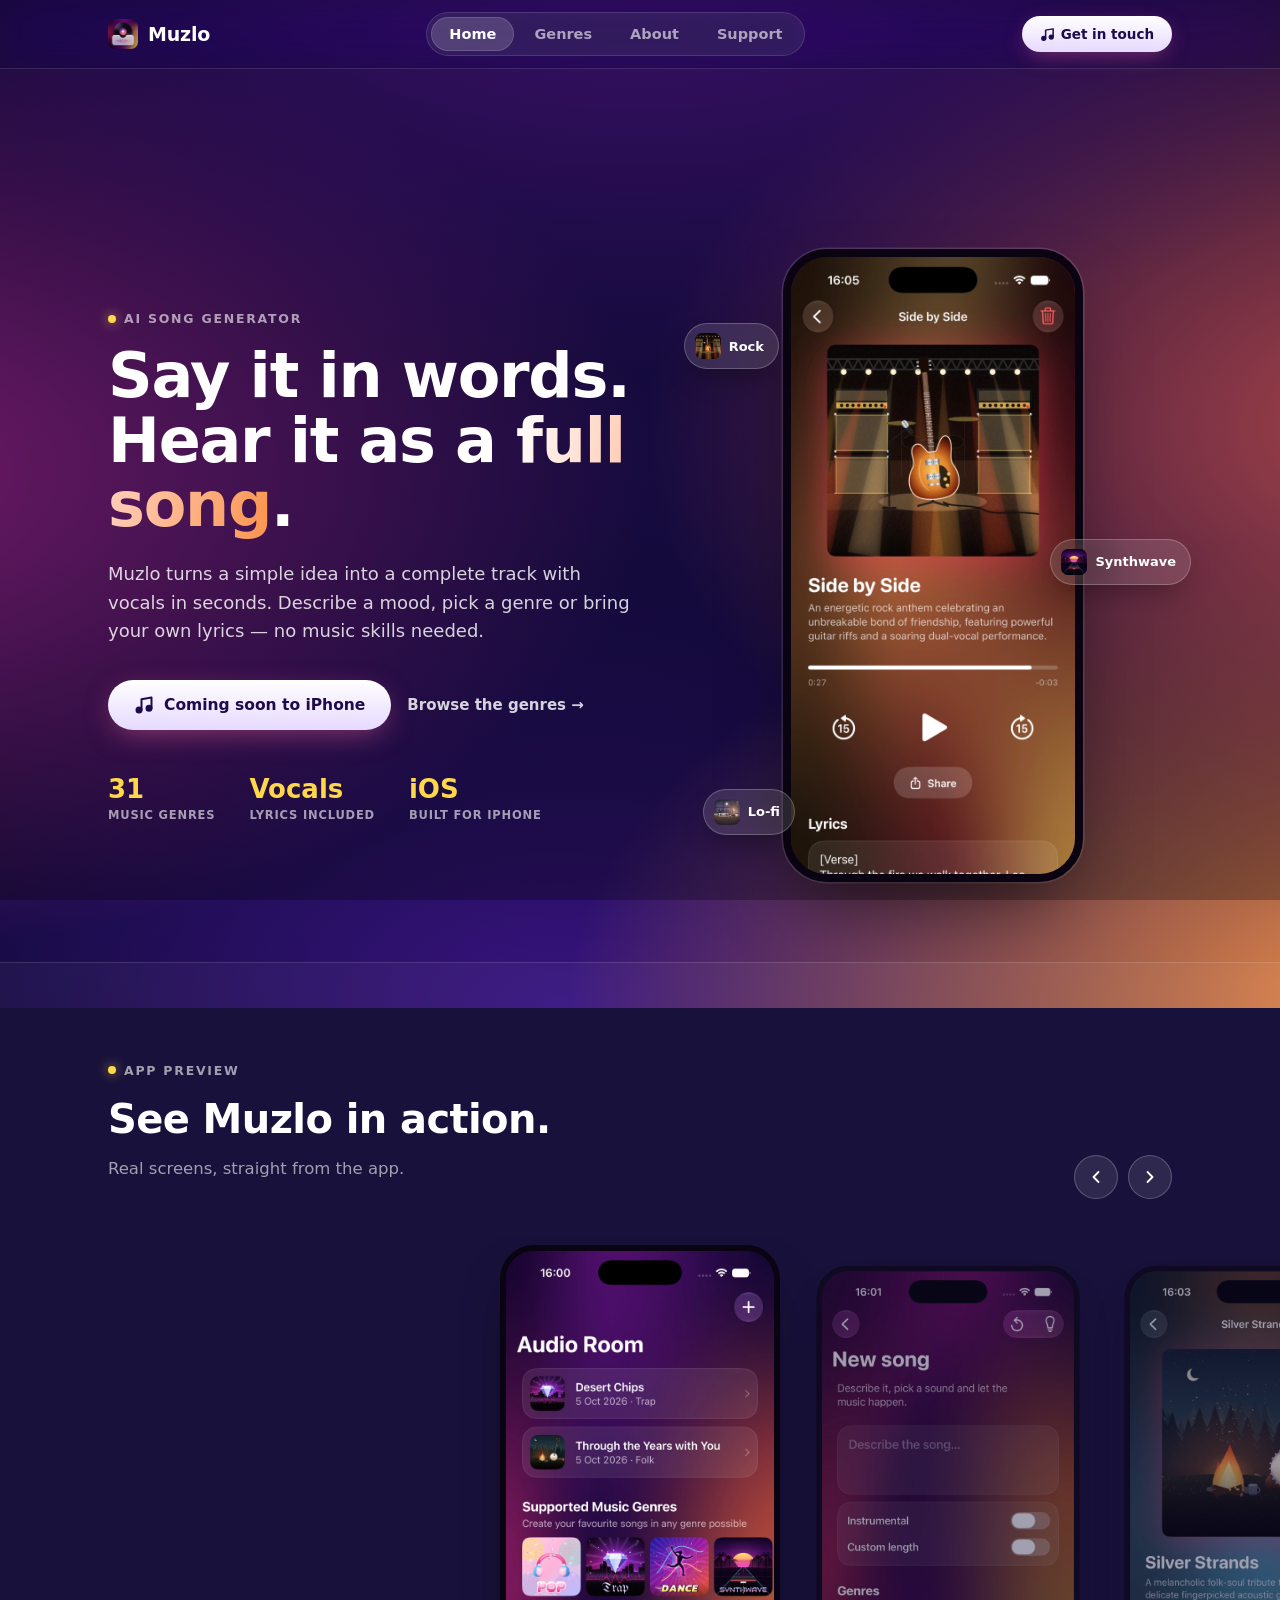
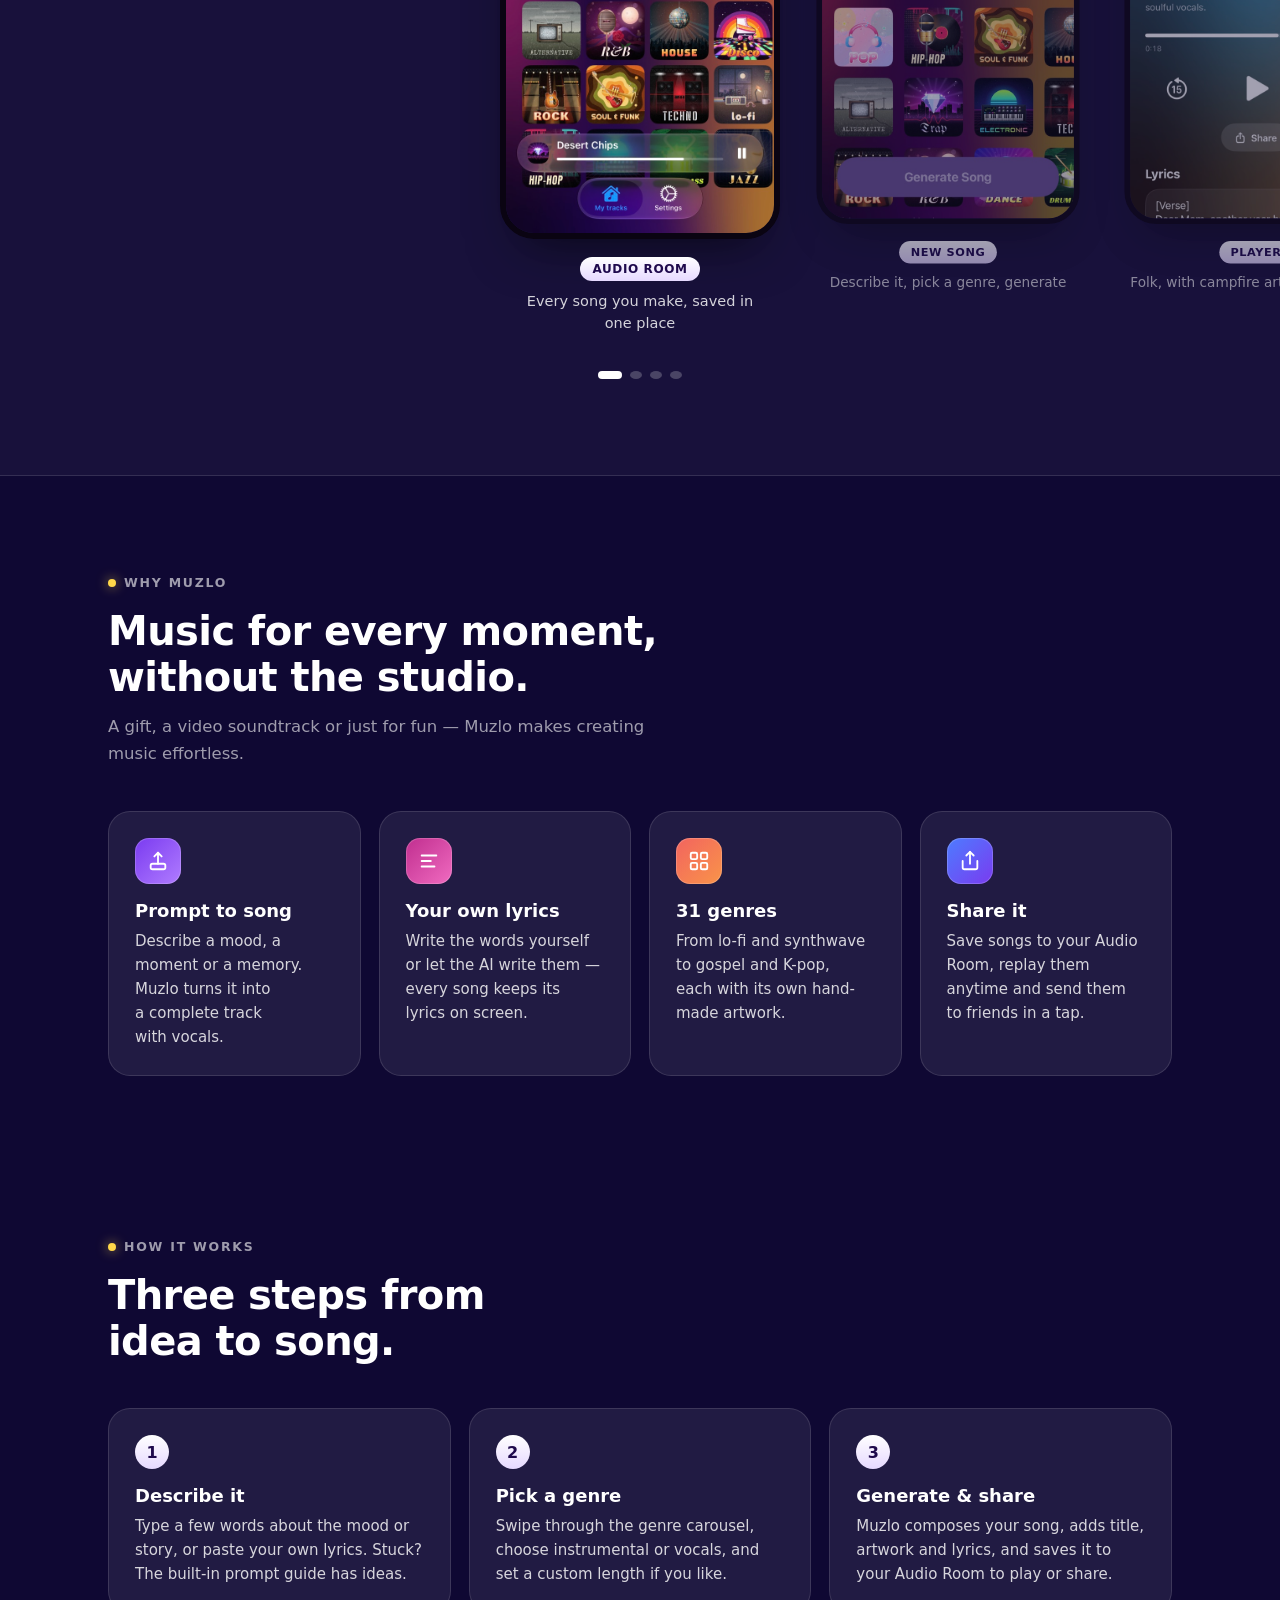
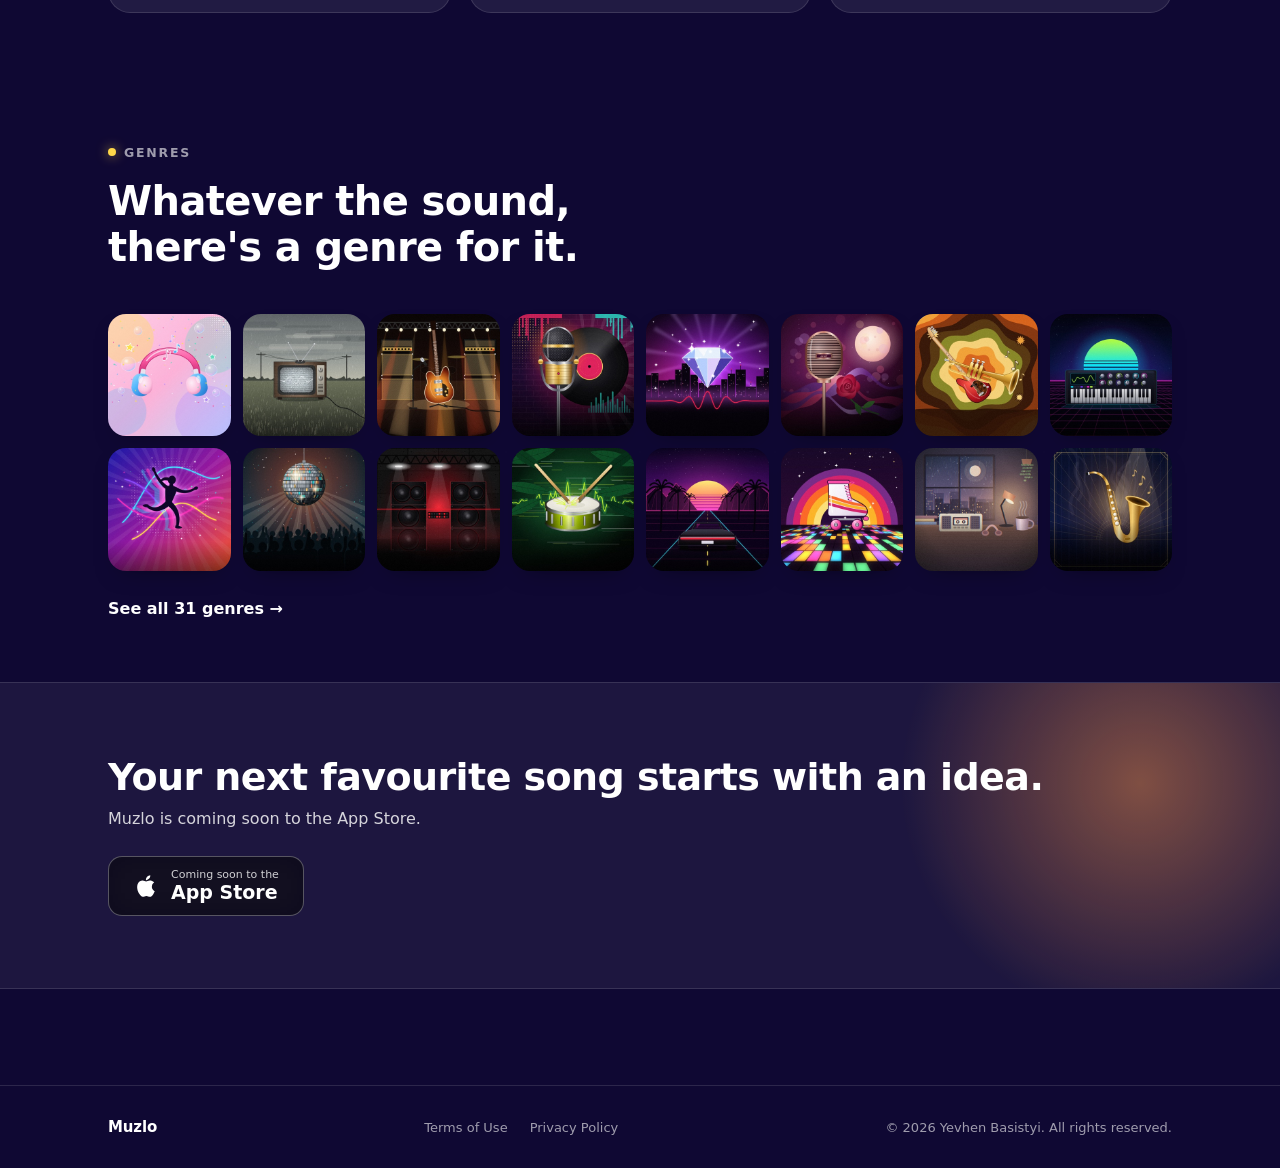
<file: index.html>
<!DOCTYPE html>
<html lang="en">
<head>
<meta charset="UTF-8">
<meta name="theme-color" content="#140D4D">
<meta name="viewport" content="width=device-width, initial-scale=1">
<title>Muzlo — Turn Your Ideas Into Songs</title>
<meta name="description" content="Muzlo turns your ideas into real songs with AI. Describe a mood, pick a genre or write your own lyrics and get a complete song with vocals in seconds. Coming soon to iPhone.">
<link rel="icon" type="image/png" href="assets/favicon.png">
<link rel="apple-touch-icon" href="assets/apple-touch-icon.png">
<meta property="og:title" content="Muzlo — Turn Your Ideas Into Songs">
<meta property="og:description" content="Muzlo turns your ideas into real songs with AI. Describe a mood, pick a genre or write your own lyrics and get a complete song with vocals in seconds. Coming soon to iPhone.">
<meta property="og:type" content="website">
<meta name="twitter:card" content="summary">
<link rel="canonical" href="https://yevbas.github.io/Muzlo-Web/">
<meta property="og:url" content="https://yevbas.github.io/Muzlo-Web/">
<link rel="stylesheet" href="assets/style.css">
</head>
<body>
<nav class="topnav">
  <div class="wrap topnav-row">
    <a href="#home" class="brand" data-tab-link="home">
      <span class="mark"><img src="assets/app-icon.png" alt="" width="30" height="30"></span>
      <span class="brand-word">Muzlo</span>
    </a>
    <div class="tabbar" id="tabbar" role="tablist" aria-label="Site sections">
      <button role="tab" aria-selected="true" data-tab="home" class="active">Home</button>
      <button role="tab" aria-selected="false" data-tab="genres">Genres</button>
      <button role="tab" aria-selected="false" data-tab="about">About</button>
      <button role="tab" aria-selected="false" data-tab="support">Support</button>
    </div>
    <a class="nav-cta" href="#support" data-tab-link="support"><svg viewBox="0 0 24 24" fill="none" stroke="currentColor" stroke-width="2.4" stroke-linecap="round" stroke-linejoin="round"><path d="M9 18V5l12-2v13"/><circle cx="6" cy="18" r="3" fill="currentColor"/><circle cx="18" cy="16" r="3" fill="currentColor"/></svg><span class="long">Get in touch</span></a>
  </div>
</nav>

<!-- ============ HOME ============ -->
<section class="tabpanel active" id="tab-home" role="tabpanel">
  <div class="hero">
    <div class="hero-bloom" aria-hidden="true"></div>
    <div class="wrap hero-grid">
      <div>
        <div class="eyebrow">AI song generator</div>
        <h1>Say it in words.<br>Hear it as a <span class="grad">full song</span>.</h1>
        <p class="lead">Muzlo turns a simple idea into a complete track with vocals in seconds. Describe a mood, pick a genre or bring your own lyrics — no music skills needed.</p>
        <div class="hero-actions">
          <span class="btn-primary soon"><svg viewBox="0 0 24 24" fill="none" stroke="currentColor" stroke-width="2.4" stroke-linecap="round" stroke-linejoin="round"><path d="M9 18V5l12-2v13"/><circle cx="6" cy="18" r="3" fill="currentColor"/><circle cx="18" cy="16" r="3" fill="currentColor"/></svg>Coming soon to iPhone</span>
          <a class="btn-ghost" data-tab-link="genres" href="#genres">Browse the genres →</a>
        </div>
        <div class="hero-stats">
          <div class="stat"><b>31</b><span>MUSIC GENRES</span></div>
          <div class="stat"><b>Vocals</b><span>LYRICS INCLUDED</span></div>
          <div class="stat"><b>iOS</b><span>BUILT FOR IPHONE</span></div>
        </div>
      </div>
      <div class="hero-visual">
        <div class="phone-stage">
          <div class="phone-shell"><img src="assets/screenshots/song-rock.jpg" alt="Muzlo playing a rock song called Side by Side" /></div>
          <div class="float-chip chip-a"><img src="assets/genres/rock.jpg" alt="">Rock</div>
          <div class="float-chip chip-b"><img src="assets/genres/synthwave.jpg" alt="">Synthwave</div>
          <div class="float-chip chip-c"><img src="assets/genres/lofi.jpg" alt="">Lo-fi</div>
        </div>
      </div>
    </div>
  </div>

  <section class="showcase">
    <div class="wrap">
      <div class="showcase-head">
        <div class="section-head" style="margin-bottom:0">
          <div class="eyebrow">App preview</div>
          <h2>See Muzlo in action.</h2>
          <p>Real screens, straight from the app.</p>
        </div>
        <div class="showcase-nav">
          <button type="button" id="showcasePrev" aria-label="Scroll previous"><svg viewBox="0 0 24 24" fill="none" stroke="currentColor" stroke-width="2.2" stroke-linecap="round" stroke-linejoin="round"><path d="M15 18l-6-6 6-6"/></svg></button>
          <button type="button" id="showcaseNext" aria-label="Scroll next"><svg viewBox="0 0 24 24" fill="none" stroke="currentColor" stroke-width="2.2" stroke-linecap="round" stroke-linejoin="round"><path d="M9 18l6-6-6-6"/></svg></button>
        </div>
      </div>
    </div>
    <div class="showcase-track" id="showcaseTrack">
        <div class="preview-card">
          <div class="preview-screen"><img src="assets/screenshots/home.jpg" alt="Muzlo Audio Room showing saved songs and the supported genres grid" loading="lazy" /></div>
          <span class="preview-tag">Audio Room</span>
          <p class="preview-caption">Every song you make, saved in one place</p>
        </div>
        <div class="preview-card">
          <div class="preview-screen"><img src="assets/screenshots/compose.jpg" alt="Muzlo New song screen with prompt box and genre carousel" loading="lazy" /></div>
          <span class="preview-tag">New song</span>
          <p class="preview-caption">Describe it, pick a genre, generate</p>
        </div>
        <div class="preview-card">
          <div class="preview-screen"><img src="assets/screenshots/song-folk.jpg" alt="Muzlo song player for a folk track with artwork and lyrics" loading="lazy" /></div>
          <span class="preview-tag">Player</span>
          <p class="preview-caption">Folk, with campfire artwork to match</p>
        </div>
        <div class="preview-card">
          <div class="preview-screen"><img src="assets/screenshots/song-rock.jpg" alt="Muzlo song player for a rock track with artwork and lyrics" loading="lazy" /></div>
          <span class="preview-tag">Lyrics</span>
          <p class="preview-caption">Full lyrics, 15-second skips, one-tap share</p>
        </div>
    </div>
    <div class="showcase-dots" id="showcaseDots"></div>
  </section>

  <section>
    <div class="wrap">
      <div class="section-head">
        <div class="eyebrow">Why Muzlo</div>
        <h2>Music for every moment, without the studio.</h2>
        <p>A gift, a video soundtrack or just for fun — Muzlo makes creating music effortless.</p>
      </div>
      <div class="feature-grid">
        <div class="feature-card"><div class="feature-icon fi-a"><svg viewBox="0 0 24 24" fill="none" stroke="currentColor" stroke-width="2" stroke-linecap="round" stroke-linejoin="round"><path d="M12 3v12"/><path d="M8 7l4-4 4 4"/><rect x="4" y="15" width="16" height="6" rx="2"/></svg></div><h3>Prompt to song</h3><p>Describe a mood, a moment or a memory. Muzlo turns it into a complete track with vocals.</p></div>
        <div class="feature-card"><div class="feature-icon fi-b"><svg viewBox="0 0 24 24" fill="none" stroke="currentColor" stroke-width="2" stroke-linecap="round" stroke-linejoin="round"><path d="M4 6h16M4 12h10M4 18h14"/></svg></div><h3>Your own lyrics</h3><p>Write the words yourself or let the AI write them — every song keeps its lyrics on screen.</p></div>
        <div class="feature-card"><div class="feature-icon fi-c"><svg viewBox="0 0 24 24" fill="none" stroke="currentColor" stroke-width="2" stroke-linecap="round" stroke-linejoin="round"><rect x="3" y="3" width="7" height="7" rx="1.5"/><rect x="14" y="3" width="7" height="7" rx="1.5"/><rect x="3" y="14" width="7" height="7" rx="1.5"/><rect x="14" y="14" width="7" height="7" rx="1.5"/></svg></div><h3>31 genres</h3><p>From lo-fi and synthwave to gospel and K-pop, each with its own hand-made artwork.</p></div>
        <div class="feature-card"><div class="feature-icon fi-d"><svg viewBox="0 0 24 24" fill="none" stroke="currentColor" stroke-width="2" stroke-linecap="round" stroke-linejoin="round"><path d="M4 12v7a2 2 0 0 0 2 2h12a2 2 0 0 0 2-2v-7"/><path d="M16 6l-4-4-4 4"/><path d="M12 2v13"/></svg></div><h3>Share it</h3><p>Save songs to your Audio Room, replay them anytime and send them to friends in a tap.</p></div>
      </div>
    </div>
  </section>

  <section class="tight" id="how-it-works">
    <div class="wrap">
      <div class="section-head">
        <div class="eyebrow">How it works</div>
        <h2>Three steps from idea to song.</h2>
      </div>
      <div class="stage-row">
        <div class="stage"><span class="stage-num">1</span><h3>Describe it</h3><p>Type a few words about the mood or story, or paste your own lyrics. Stuck? The built-in prompt guide has ideas.</p></div>
        <div class="stage"><span class="stage-num">2</span><h3>Pick a genre</h3><p>Swipe through the genre carousel, choose instrumental or vocals, and set a custom length if you like.</p></div>
        <div class="stage"><span class="stage-num">3</span><h3>Generate &amp; share</h3><p>Muzlo composes your song, adds title, artwork and lyrics, and saves it to your Audio Room to play or share.</p></div>
      </div>
    </div>
  </section>

  <section class="tight">
    <div class="wrap">
      <div class="section-head">
        <div class="eyebrow">Genres</div>
        <h2>Whatever the sound, there's a genre for it.</h2>
      </div>
      <div class="genre-mosaic">
        <img src="assets/genres/pop.jpg" alt="Pop genre artwork" loading="lazy">
        <img src="assets/genres/alternative.jpg" alt="Alternative genre artwork" loading="lazy">
        <img src="assets/genres/rock.jpg" alt="Rock genre artwork" loading="lazy">
        <img src="assets/genres/hiphop.jpg" alt="Hip-hop genre artwork" loading="lazy">
        <img src="assets/genres/trap.jpg" alt="Trap genre artwork" loading="lazy">
        <img src="assets/genres/rnb.jpg" alt="R&amp;B genre artwork" loading="lazy">
        <img src="assets/genres/soulfunk.jpg" alt="Soul / Funk genre artwork" loading="lazy">
        <img src="assets/genres/electronic.jpg" alt="Electronic genre artwork" loading="lazy">
        <img src="assets/genres/dance.jpg" alt="Dance / EDM genre artwork" loading="lazy">
        <img src="assets/genres/house.jpg" alt="House genre artwork" loading="lazy">
        <img src="assets/genres/techno.jpg" alt="Techno genre artwork" loading="lazy">
        <img src="assets/genres/drumandbass.jpg" alt="Drum and bass genre artwork" loading="lazy">
        <img src="assets/genres/synthwave.jpg" alt="Synthwave genre artwork" loading="lazy">
        <img src="assets/genres/disco.jpg" alt="Disco genre artwork" loading="lazy">
        <img src="assets/genres/lofi.jpg" alt="Lo-fi genre artwork" loading="lazy">
        <img src="assets/genres/jazz.jpg" alt="Jazz genre artwork" loading="lazy">
      </div>
      <a class="more-link" data-tab-link="genres" href="#genres">See all 31 genres →</a>
    </div>
  </section>

  <div class="cta-banner">
    <div class="cta-glow" aria-hidden="true"></div>
    <div class="wrap cta-inner">
      <div><h2>Your next favourite song starts with an idea.</h2><p>Muzlo is coming soon to the App Store.</p></div>
      <div class="store-badges"><span class="store-badge" aria-disabled="true">
          <svg viewBox="0 0 24 24" fill="currentColor"><path d="M18.71 19.5c-.83 1.24-1.71 2.45-3.05 2.47-1.34.03-1.77-.79-3.29-.79-1.53 0-2 .77-3.27.82-1.31.05-2.3-1.32-3.14-2.55C4.25 17 2.94 12.45 4.7 9.39c.87-1.52 2.43-2.48 4.12-2.5 1.28-.02 2.5.87 3.29.87.78 0 2.26-1.07 3.81-.91.65.03 2.47.26 3.64 1.98-.09.06-2.17 1.28-2.15 3.81.03 3.02 2.65 4.03 2.68 4.04-.02.07-.42 1.44-1.38 2.82zM13 3.5c.73-.83 1.94-1.46 2.94-1.5.13 1.17-.34 2.35-1.04 3.19-.69.85-1.83 1.51-2.95 1.42-.15-1.15.41-2.35 1.05-3.11z"/></svg>
          <span class="lines"><small>Coming soon to the</small><span>App Store</span></span>
        </span></div>
    </div>
  </div>
</section>

<!-- ============ GENRES ============ -->
<section class="tabpanel" id="tab-genres" role="tabpanel">
  <section>
    <div class="wrap">
      <div class="section-head">
        <div class="eyebrow">Supported music genres</div>
        <h1 style="font-size:clamp(30px,4vw,44px);font-weight:800;letter-spacing:-.015em;">Create songs in any genre possible.</h1>
        <p>31 genres, each with its own artwork — and every song you generate gets cover art that matches.</p>
      </div>
      <div class="genre-grid">
        <div class="genre-tile"><img src="assets/genres/pop.jpg" alt="Pop genre artwork" loading="lazy"><span>Pop</span></div>
        <div class="genre-tile"><img src="assets/genres/alternative.jpg" alt="Alternative genre artwork" loading="lazy"><span>Alternative</span></div>
        <div class="genre-tile"><img src="assets/genres/rock.jpg" alt="Rock genre artwork" loading="lazy"><span>Rock</span></div>
        <div class="genre-tile"><img src="assets/genres/hiphop.jpg" alt="Hip-hop genre artwork" loading="lazy"><span>Hip-hop</span></div>
        <div class="genre-tile"><img src="assets/genres/trap.jpg" alt="Trap genre artwork" loading="lazy"><span>Trap</span></div>
        <div class="genre-tile"><img src="assets/genres/rnb.jpg" alt="R&amp;B genre artwork" loading="lazy"><span>R&amp;B</span></div>
        <div class="genre-tile"><img src="assets/genres/soulfunk.jpg" alt="Soul / Funk genre artwork" loading="lazy"><span>Soul / Funk</span></div>
        <div class="genre-tile"><img src="assets/genres/electronic.jpg" alt="Electronic genre artwork" loading="lazy"><span>Electronic</span></div>
        <div class="genre-tile"><img src="assets/genres/dance.jpg" alt="Dance / EDM genre artwork" loading="lazy"><span>Dance / EDM</span></div>
        <div class="genre-tile"><img src="assets/genres/house.jpg" alt="House genre artwork" loading="lazy"><span>House</span></div>
        <div class="genre-tile"><img src="assets/genres/techno.jpg" alt="Techno genre artwork" loading="lazy"><span>Techno</span></div>
        <div class="genre-tile"><img src="assets/genres/drumandbass.jpg" alt="Drum and bass genre artwork" loading="lazy"><span>Drum and bass</span></div>
        <div class="genre-tile"><img src="assets/genres/synthwave.jpg" alt="Synthwave genre artwork" loading="lazy"><span>Synthwave</span></div>
        <div class="genre-tile"><img src="assets/genres/disco.jpg" alt="Disco genre artwork" loading="lazy"><span>Disco</span></div>
        <div class="genre-tile"><img src="assets/genres/lofi.jpg" alt="Lo-fi genre artwork" loading="lazy"><span>Lo-fi</span></div>
        <div class="genre-tile"><img src="assets/genres/jazz.jpg" alt="Jazz genre artwork" loading="lazy"><span>Jazz</span></div>
        <div class="genre-tile"><img src="assets/genres/blues.jpg" alt="Blues genre artwork" loading="lazy"><span>Blues</span></div>
        <div class="genre-tile"><img src="assets/genres/gospel.jpg" alt="Gospel genre artwork" loading="lazy"><span>Gospel</span></div>
        <div class="genre-tile"><img src="assets/genres/classical.jpg" alt="Classical genre artwork" loading="lazy"><span>Classical</span></div>
        <div class="genre-tile"><img src="assets/genres/cinematic.jpg" alt="Cinematic genre artwork" loading="lazy"><span>Cinematic</span></div>
        <div class="genre-tile"><img src="assets/genres/ambient.jpg" alt="Ambient genre artwork" loading="lazy"><span>Ambient</span></div>
        <div class="genre-tile"><img src="assets/genres/folk.jpg" alt="Folk genre artwork" loading="lazy"><span>Folk</span></div>
        <div class="genre-tile"><img src="assets/genres/country.jpg" alt="Country genre artwork" loading="lazy"><span>Country</span></div>
        <div class="genre-tile"><img src="assets/genres/reggae.jpg" alt="Reggae genre artwork" loading="lazy"><span>Reggae</span></div>
        <div class="genre-tile"><img src="assets/genres/reggaeton.jpg" alt="Reggaeton genre artwork" loading="lazy"><span>Reggaeton</span></div>
        <div class="genre-tile"><img src="assets/genres/latin.jpg" alt="Latin genre artwork" loading="lazy"><span>Latin</span></div>
        <div class="genre-tile"><img src="assets/genres/metal.jpg" alt="Metal genre artwork" loading="lazy"><span>Metal</span></div>
        <div class="genre-tile"><img src="assets/genres/punk.jpg" alt="Punk genre artwork" loading="lazy"><span>Punk</span></div>
        <div class="genre-tile"><img src="assets/genres/indie.jpg" alt="Indie genre artwork" loading="lazy"><span>Indie</span></div>
        <div class="genre-tile"><img src="assets/genres/kpop.jpg" alt="K-pop genre artwork" loading="lazy"><span>K-pop</span></div>
        <div class="genre-tile"><img src="assets/genres/afrobeats.jpg" alt="Afrobeats genre artwork" loading="lazy"><span>Afrobeats</span></div>
      </div>
    </div>
  </section>
  <div class="cta-banner">
    <div class="cta-glow" aria-hidden="true"></div>
    <div class="wrap cta-inner">
      <div><h2>Pick a genre. Make it yours.</h2><p>Muzlo is coming soon to the App Store.</p></div>
      <div class="store-badges"><span class="store-badge" aria-disabled="true">
          <svg viewBox="0 0 24 24" fill="currentColor"><path d="M18.71 19.5c-.83 1.24-1.71 2.45-3.05 2.47-1.34.03-1.77-.79-3.29-.79-1.53 0-2 .77-3.27.82-1.31.05-2.3-1.32-3.14-2.55C4.25 17 2.94 12.45 4.7 9.39c.87-1.52 2.43-2.48 4.12-2.5 1.28-.02 2.5.87 3.29.87.78 0 2.26-1.07 3.81-.91.65.03 2.47.26 3.64 1.98-.09.06-2.17 1.28-2.15 3.81.03 3.02 2.65 4.03 2.68 4.04-.02.07-.42 1.44-1.38 2.82zM13 3.5c.73-.83 1.94-1.46 2.94-1.5.13 1.17-.34 2.35-1.04 3.19-.69.85-1.83 1.51-2.95 1.42-.15-1.15.41-2.35 1.05-3.11z"/></svg>
          <span class="lines"><small>Coming soon to the</small><span>App Store</span></span>
        </span></div>
    </div>
  </div>
</section>

<!-- ============ ABOUT ============ -->
<section class="tabpanel" id="tab-about" role="tabpanel">
  <section>
    <div class="wrap about-hero">
      <div>
        <div class="eyebrow">About Muzlo</div>
        <h1>Everyone has a song in them. Muzlo helps it out.</h1>
        <p class="lead">Muzlo exists to close the gap between having a musical idea and hearing it — without instruments, software or years of practice.</p>
      </div>
      <div class="mark-card">
        <img src="assets/genres/synthwave.jpg" alt="Synthwave artwork"><img src="assets/genres/folk.jpg" alt="Folk artwork"><img src="assets/genres/jazz.jpg" alt="Jazz artwork"><img src="assets/genres/pop.jpg" alt="Pop artwork">
      </div>
    </div>
  </section>

  <section class="tight">
    <div class="wrap">
      <div class="story-block"><div class="label">The problem</div><div class="body"><h3>Making music has always had a steep entry fee</h3><p>Writing, arranging, recording and singing a song takes tools, training and time. Most people who want a birthday song, a video soundtrack or a tribute to someone they love never get to hear it.</p></div></div>
      <div class="story-block"><div class="label">The approach</div><div class="body"><h3>Let words become music</h3><p>You describe the song; Muzlo does the rest. Song generation is powered by the <a href="https://elevenlabs.io" target="_blank" rel="noopener">ElevenLabs</a> API, which turns your prompt and lyrics into a finished track with vocals, while Muzlo handles the genres, artwork, library and player around it.</p></div></div>
      <div class="story-block"><div class="label">The team</div><div class="body"><h3>Small, independent, and still shipping</h3><p>Muzlo is built by a small independent team who make songs with it every day — every genre, screen and setting exists because someone on the team wanted it.</p></div></div>
    </div>
  </section>

  <section class="tight">
    <div class="wrap">
      <div class="section-head"><div class="eyebrow">What we optimize for</div><h2>Four things we won't compromise on.</h2></div>
      <div class="values-grid">
        <div class="value-card"><span class="n">Speed</span><h3>Seconds, not sessions</h3><p>From idea to playable song fast enough to still be excited about it.</p></div>
        <div class="value-card"><span class="n">Variety</span><h3>Every sound covered</h3><p>31 genres, from lo-fi to metal, so the song fits the moment.</p></div>
        <div class="value-card"><span class="n">Privacy</span><h3>Your ideas are yours</h3><p>No account details, no selling your prompts. Your library stays yours.</p></div>
        <div class="value-card"><span class="n">Simplicity</span><h3>One clear flow</h3><p>Describe, pick, generate. No timelines, no mixers, no manual.</p></div>
      </div>
    </div>
  </section>
  <div class="cta-banner">
    <div class="cta-glow" aria-hidden="true"></div>
    <div class="wrap cta-inner">
      <div><h2>Hear what your idea sounds like.</h2><p>Muzlo is coming soon to the App Store.</p></div>
      <div class="store-badges"><span class="store-badge" aria-disabled="true">
          <svg viewBox="0 0 24 24" fill="currentColor"><path d="M18.71 19.5c-.83 1.24-1.71 2.45-3.05 2.47-1.34.03-1.77-.79-3.29-.79-1.53 0-2 .77-3.27.82-1.31.05-2.3-1.32-3.14-2.55C4.25 17 2.94 12.45 4.7 9.39c.87-1.52 2.43-2.48 4.12-2.5 1.28-.02 2.5.87 3.29.87.78 0 2.26-1.07 3.81-.91.65.03 2.47.26 3.64 1.98-.09.06-2.17 1.28-2.15 3.81.03 3.02 2.65 4.03 2.68 4.04-.02.07-.42 1.44-1.38 2.82zM13 3.5c.73-.83 1.94-1.46 2.94-1.5.13 1.17-.34 2.35-1.04 3.19-.69.85-1.83 1.51-2.95 1.42-.15-1.15.41-2.35 1.05-3.11z"/></svg>
          <span class="lines"><small>Coming soon to the</small><span>App Store</span></span>
        </span></div>
    </div>
  </div>
</section>

<!-- ============ SUPPORT ============ -->
<section class="tabpanel" id="tab-support" role="tabpanel">
  <section>
    <div class="wrap">
      <div class="section-head">
        <div class="eyebrow">Support</div>
        <h1 style="font-size:clamp(30px,4vw,44px);font-weight:800;letter-spacing:-.015em;">How can we help?</h1>
        <p class="lead" style="margin-top:12px;">Answers to what we hear most. Can't find it here — email us directly.</p>
      </div>
      <div class="support-grid">
        <div class="faq-list">
          <details class="faq-item" open><summary class="faq-q">How does Muzlo make songs?<span class="plus"></span></summary><div class="faq-a">You describe the song and choose a genre. Muzlo sends your prompt to the <a href="https://elevenlabs.io" target="_blank" rel="noopener">ElevenLabs</a> API, which generates the music and vocals. Muzlo then adds a title, artwork and lyrics and saves the result to your Audio Room.</div></details>
          <details class="faq-item"><summary class="faq-q">Can I write my own lyrics?<span class="plus"></span></summary><div class="faq-a">Yes. Write your own lyrics in the prompt, or describe a theme and let the AI write them. You can also switch on Instrumental to get a track with no vocals.</div></details>
          <details class="faq-item"><summary class="faq-q">Which genres are supported?<span class="plus"></span></summary><div class="faq-a">31, including pop, hip-hop, rock, lo-fi, electronic, jazz, classical, country, K-pop and Afrobeats. See the Genres tab for the full list.</div></details>
          <details class="faq-item"><summary class="faq-q">Can I choose how long a song is?<span class="plus"></span></summary><div class="faq-a">Yes — turn on Custom length on the New song screen to set the duration yourself.</div></details>
          <details class="faq-item"><summary class="faq-q">Where do my songs go?<span class="plus"></span></summary><div class="faq-a">Every song is saved to your Audio Room, where you can replay it, read the lyrics, share it or delete it.</div></details>
          <details class="faq-item"><summary class="faq-q">Is Muzlo free?<span class="plus"></span></summary><div class="faq-a">Pricing will be shown inside the app before you're asked to pay for anything. Subscriptions are handled through the App Store.</div></details>
          <details class="faq-item"><summary class="faq-q">I have a feature request — where does it go?<span class="plus"></span></summary><div class="faq-a">Straight to the team's inbox. We read every request.</div></details>
        </div>
        <div class="support-side">
          <div class="contact-card"><div class="icon-badge"><svg viewBox="0 0 24 24" fill="none" stroke="#fff" stroke-width="2" stroke-linecap="round" stroke-linejoin="round"><path d="M22 6l-10 7L2 6"/><rect x="2" y="4" width="20" height="16" rx="2"/></svg></div><h3>Email support</h3><p>For bugs, billing, or anything account-related. We reply within one business day.</p><a class="link" href="mailto:yevhen.basistyi@gmail.com">yevhen.basistyi@gmail.com</a></div>
          <div class="contact-card"><div class="icon-badge"><svg viewBox="0 0 24 24" fill="none" stroke="#fff" stroke-width="2" stroke-linecap="round" stroke-linejoin="round"><path d="M21 15a2 2 0 0 1-2 2H7l-4 4V5a2 2 0 0 1 2-2h14a2 2 0 0 1 2 2z"/></svg></div><h3>Feature requests</h3><p>Tell us which genre or feature is missing.</p><a class="link" href="mailto:yevhen.basistyi@gmail.com">yevhen.basistyi@gmail.com</a></div>
          <div class="contact-card"><div class="icon-badge"><svg viewBox="0 0 24 24" fill="none" stroke="#fff" stroke-width="2" stroke-linecap="round" stroke-linejoin="round"><circle cx="12" cy="12" r="10"/><path d="M9.09 9a3 3 0 0 1 5.83 1c0 2-3 3-3 3"/><line x1="12" y1="17" x2="12.01" y2="17"/></svg></div><h3>Status &amp; known issues</h3><p>Nothing broken right now. If something feels off, email support first.</p></div>
        </div>
      </div>
    </div>
  </section>
  <div class="cta-banner">
    <div class="cta-glow" aria-hidden="true"></div>
    <div class="wrap cta-inner">
      <div><h2>Ready when you are.</h2><p>Muzlo is coming soon to the App Store.</p></div>
      <div class="store-badges"><span class="store-badge" aria-disabled="true">
          <svg viewBox="0 0 24 24" fill="currentColor"><path d="M18.71 19.5c-.83 1.24-1.71 2.45-3.05 2.47-1.34.03-1.77-.79-3.29-.79-1.53 0-2 .77-3.27.82-1.31.05-2.3-1.32-3.14-2.55C4.25 17 2.94 12.45 4.7 9.39c.87-1.52 2.43-2.48 4.12-2.5 1.28-.02 2.5.87 3.29.87.78 0 2.26-1.07 3.81-.91.65.03 2.47.26 3.64 1.98-.09.06-2.17 1.28-2.15 3.81.03 3.02 2.65 4.03 2.68 4.04-.02.07-.42 1.44-1.38 2.82zM13 3.5c.73-.83 1.94-1.46 2.94-1.5.13 1.17-.34 2.35-1.04 3.19-.69.85-1.83 1.51-2.95 1.42-.15-1.15.41-2.35 1.05-3.11z"/></svg>
          <span class="lines"><small>Coming soon to the</small><span>App Store</span></span>
        </span></div>
    </div>
  </div>
</section>

<footer>
  <div class="wrap foot-row">
    <span class="brand">Muzlo</span>
    <nav class="foot-legal">
      <a href="terms.html" target="_blank" rel="noopener">Terms of Use</a>
      <a href="privacy.html" target="_blank" rel="noopener">Privacy Policy</a>
    </nav>
    <span>&copy; 2026 Yevhen Basistyi. All rights reserved.</span>
  </div>
</footer>

<script>
(function(){
  var buttons=Array.prototype.slice.call(document.querySelectorAll('.tabbar button'));
  var panels={home:document.getElementById('tab-home'),genres:document.getElementById('tab-genres'),about:document.getElementById('tab-about'),support:document.getElementById('tab-support')};
  function activate(name,push){
    buttons.forEach(function(b){var on=b.dataset.tab===name;b.classList.toggle('active',on);b.setAttribute('aria-selected',on?'true':'false');});
    Object.keys(panels).forEach(function(k){panels[k].classList.toggle('active',k===name);});
    if(push!==false)history.replaceState(null,'','#'+name);
    window.scrollTo({top:0,behavior:'auto'});
    window.dispatchEvent(new Event('resize'));
  }
  buttons.forEach(function(b){b.addEventListener('click',function(){activate(b.dataset.tab);});});
  document.querySelectorAll('[data-tab-link]').forEach(function(el){
    el.addEventListener('click',function(e){
      if(el.getAttribute('href')==='#how-it-works')return;
      e.preventDefault();activate(el.dataset.tabLink);
    });
  });
  var initial=(location.hash||'#home').replace('#','');
  if(!panels[initial])initial='home';
  requestAnimationFrame(function(){activate(initial,false);});

  var track=document.getElementById('showcaseTrack'),prevBtn=document.getElementById('showcasePrev'),nextBtn=document.getElementById('showcaseNext'),dotsWrap=document.getElementById('showcaseDots');
  if(track){
    var cards=Array.prototype.slice.call(track.querySelectorAll('.preview-card')),dots=[],activeIndex=-1;
    cards.forEach(function(_,i){
      var d=document.createElement('button');d.type='button';d.setAttribute('aria-label','Go to preview '+(i+1));
      d.addEventListener('click',function(){cards[i].scrollIntoView({behavior:'smooth',inline:'center',block:'nearest'});});
      dotsWrap.appendChild(d);dots.push(d);
    });
    function setActive(idx){if(idx===activeIndex)return;activeIndex=idx;cards.forEach(function(c,i){c.classList.toggle('is-active',i===idx);});dots.forEach(function(d,i){d.classList.toggle('is-active',i===idx);});}
    var ticking=false;
    function update(){
      ticking=false;var r=track.getBoundingClientRect(),c=r.left+r.width/2,best=0,bd=Infinity;
      cards.forEach(function(el,i){var b=el.getBoundingClientRect(),d=Math.abs(b.left+b.width/2-c);if(d<bd){bd=d;best=i;}});
      setActive(best);
    }
    track.addEventListener('scroll',function(){if(!ticking){ticking=true;requestAnimationFrame(update);}},{passive:true});
    window.addEventListener('resize',update);requestAnimationFrame(update);
    function go(i){i=Math.max(0,Math.min(cards.length-1,i));cards[i].scrollIntoView({behavior:'smooth',inline:'center',block:'nearest'});}
    prevBtn.addEventListener('click',function(){go(activeIndex-1);});
    nextBtn.addEventListener('click',function(){go(activeIndex+1);});
    var down=false,sx,sl;
    track.addEventListener('mousedown',function(e){down=true;sx=e.pageX;sl=track.scrollLeft;track.style.scrollSnapType='none';});
    window.addEventListener('mouseup',function(){if(down){down=false;track.style.scrollSnapType='';}});
    track.addEventListener('mousemove',function(e){if(!down)return;e.preventDefault();track.scrollLeft=sl-(e.pageX-sx)*1.2;});
  }
})();
</script>
</body>
</html>
</file>
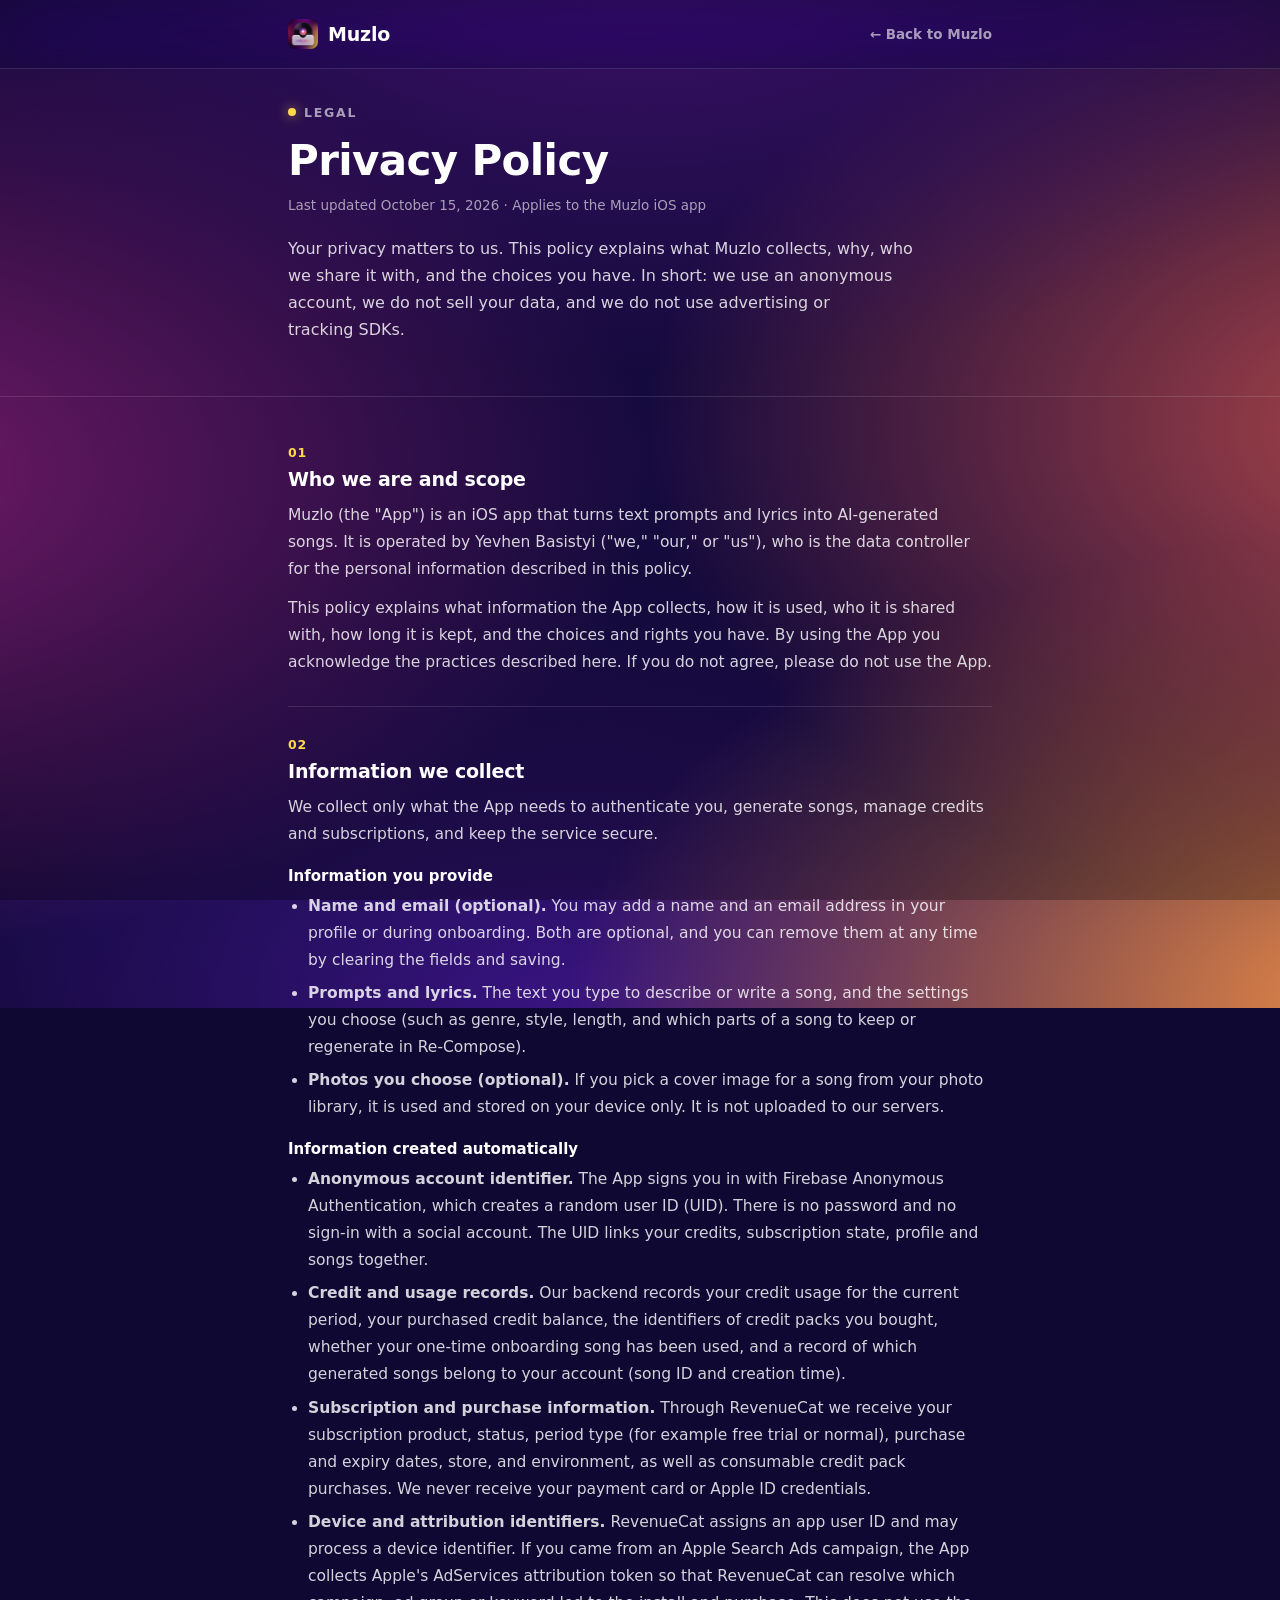
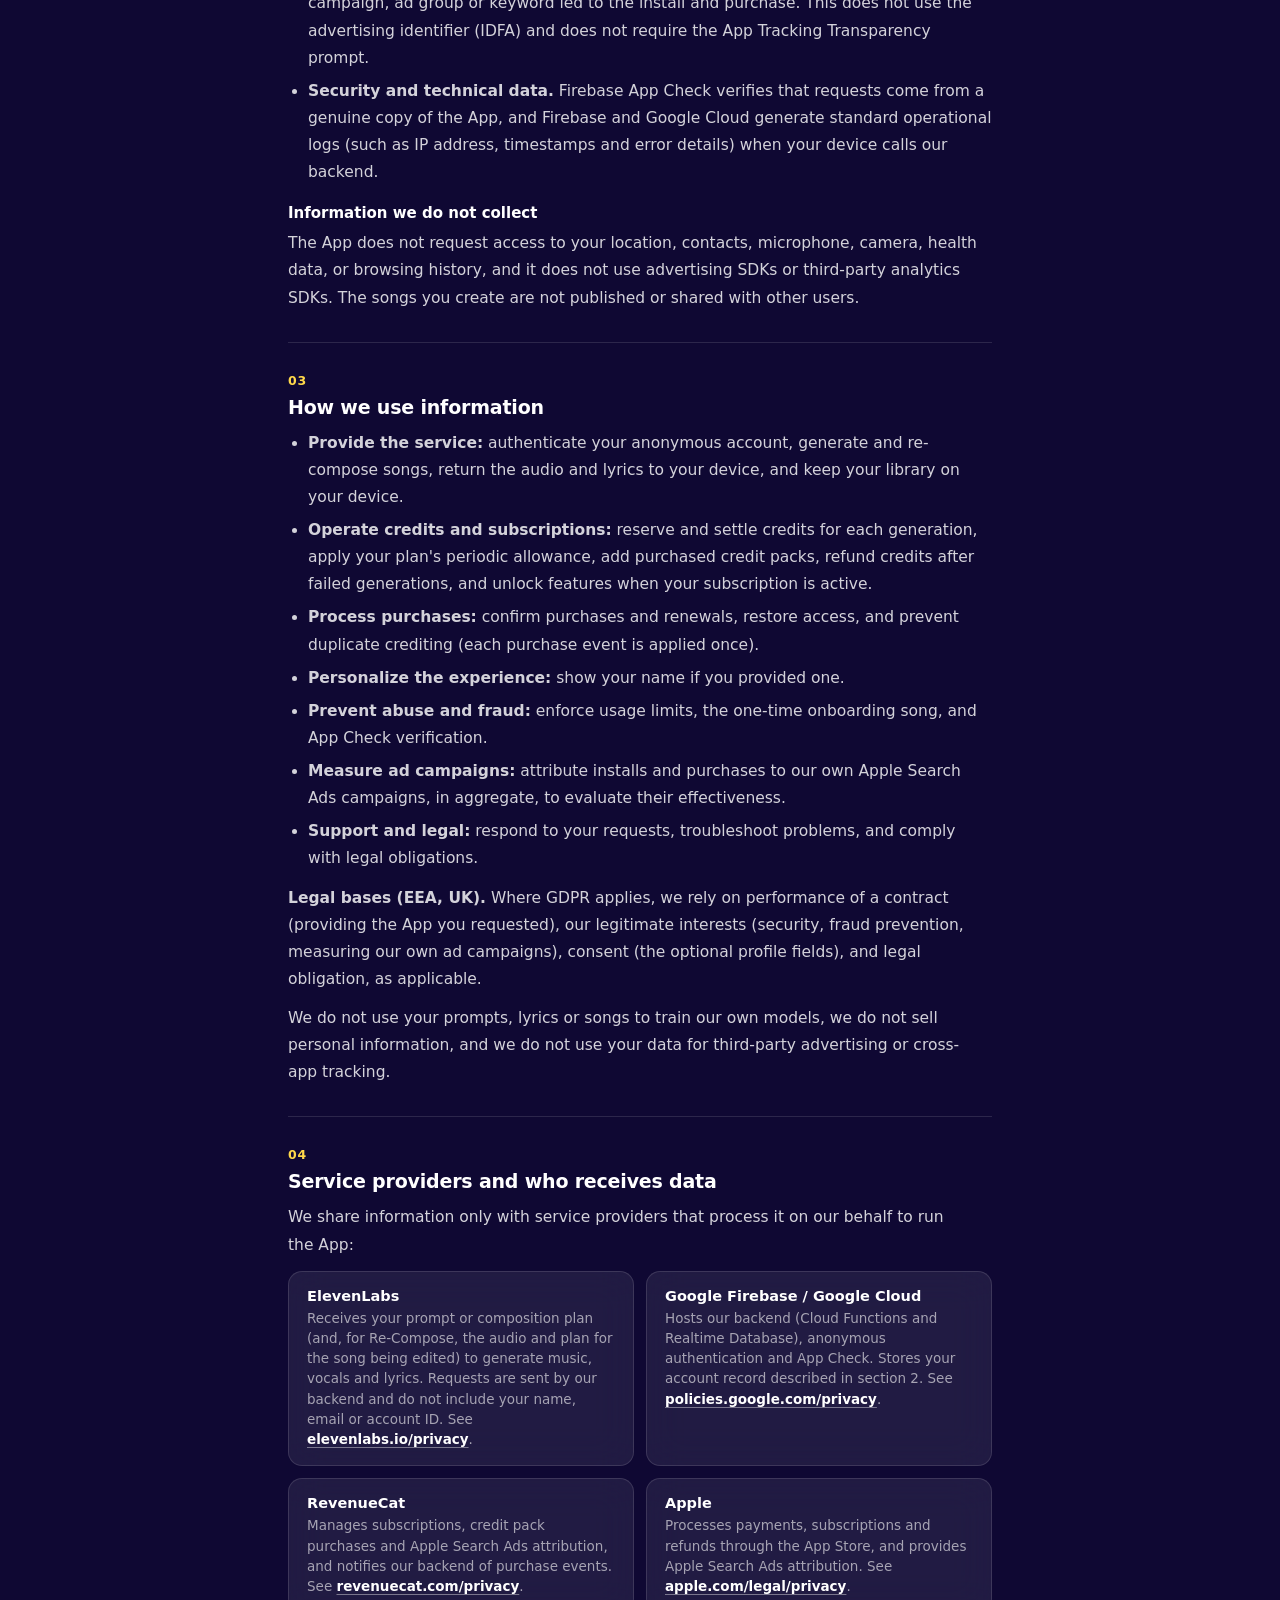
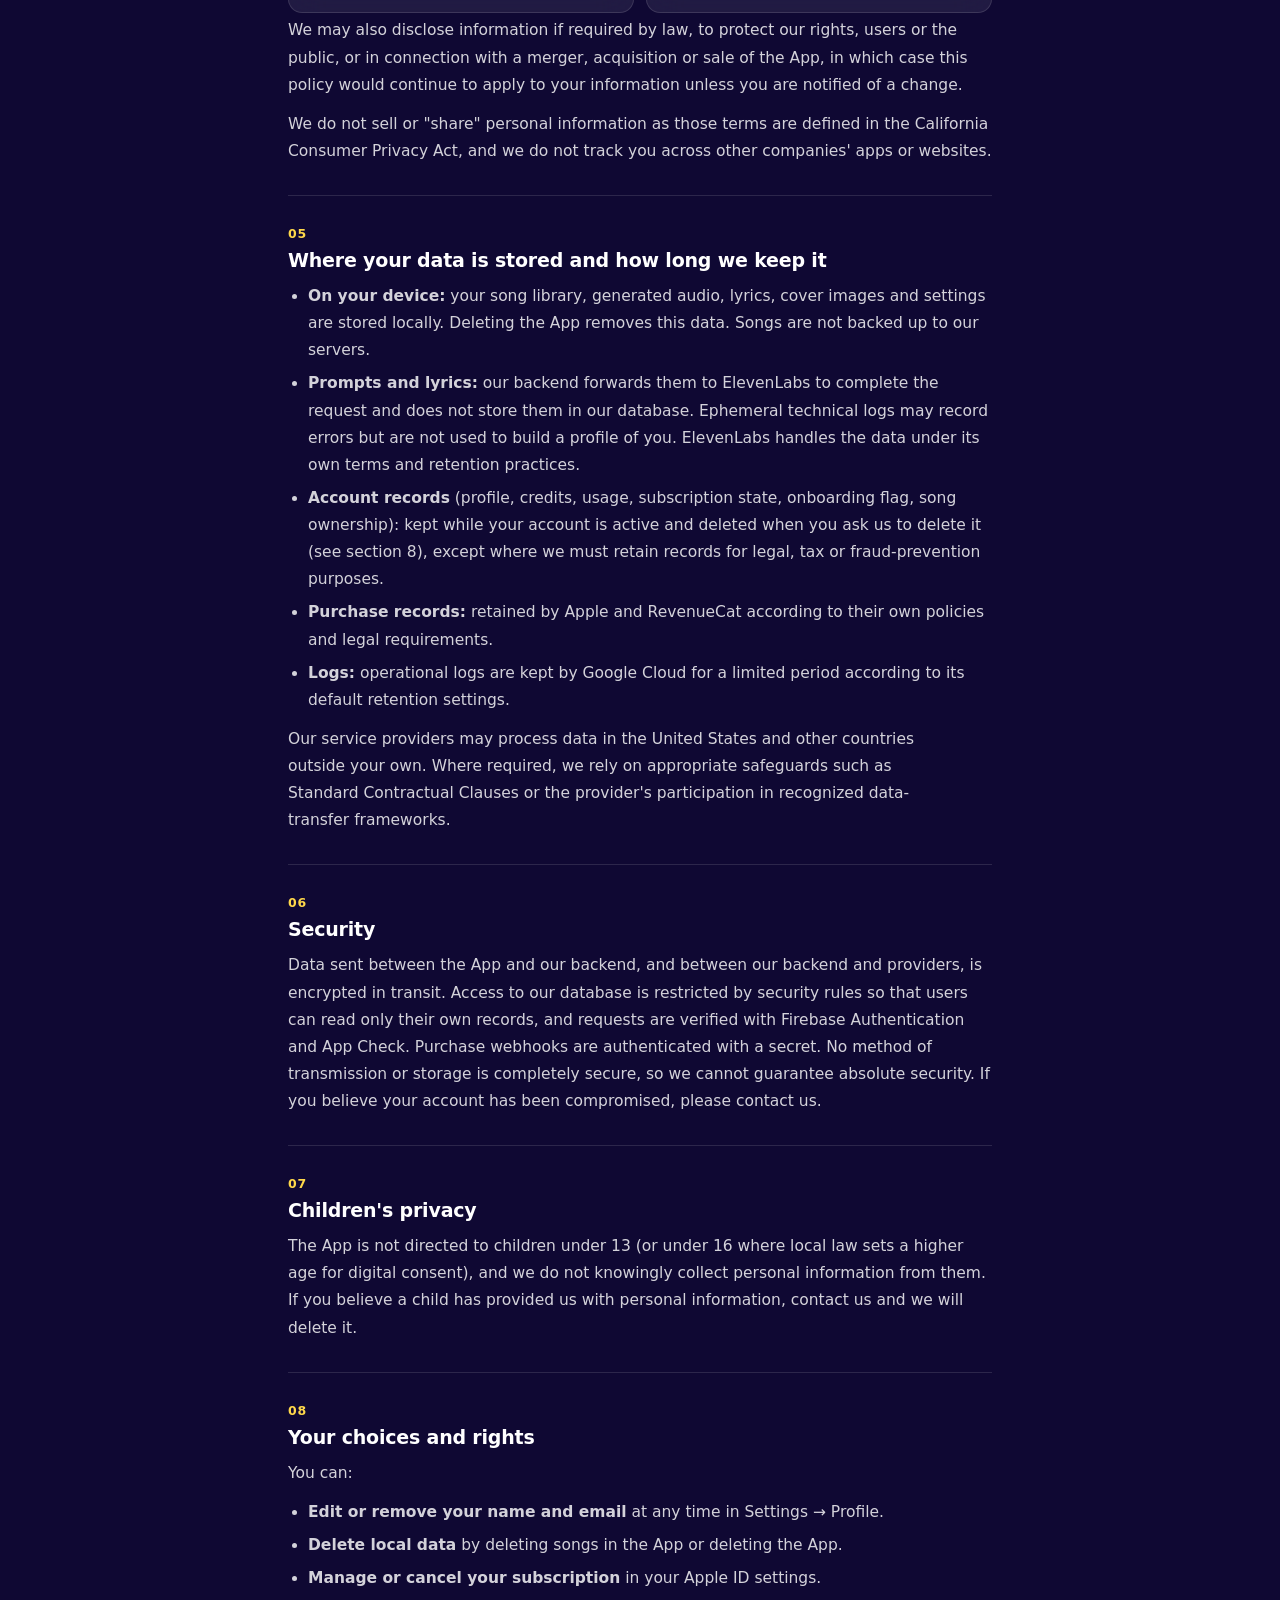
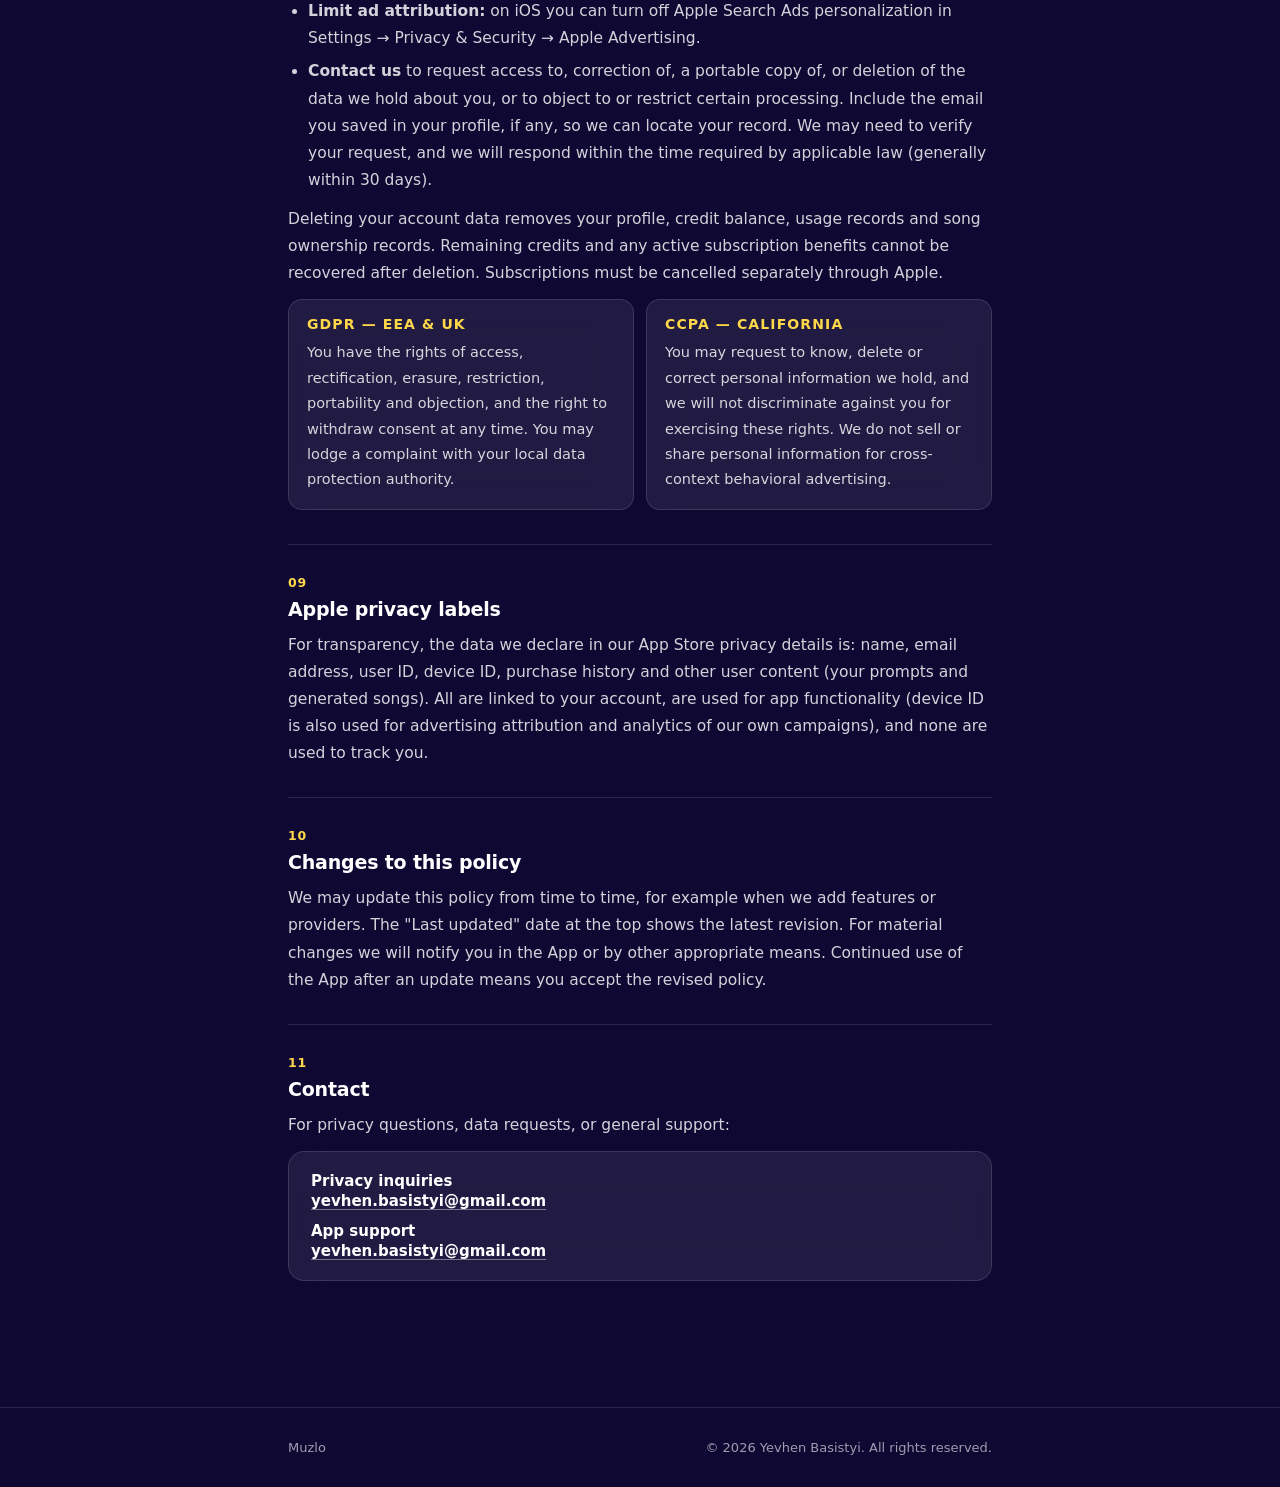
<file: privacy.html>
<!DOCTYPE html>
<html lang="en">
<head>
<meta charset="UTF-8">
<meta name="theme-color" content="#140D4D">
<meta name="viewport" content="width=device-width, initial-scale=1">
<title>Privacy Policy — Muzlo</title>
<meta name="description" content="Privacy Policy for the Muzlo iOS app.">
<link rel="icon" type="image/png" href="assets/favicon.png">
<link rel="apple-touch-icon" href="assets/apple-touch-icon.png">
<meta property="og:title" content="Privacy Policy — Muzlo">
<meta property="og:description" content="Privacy Policy for the Muzlo iOS app.">
<meta property="og:type" content="website">
<meta name="twitter:card" content="summary">
<link rel="stylesheet" href="assets/style.css">
</head>
<body class="legal">
<nav class="topnav">
  <div class="topnav-row">
    <a class="brand" href="index.html"><span class="mark"><img src="assets/app-icon.png" alt="" width="30" height="30"></span><span class="brand-word">Muzlo</span></a>
    <a class="back" href="index.html">← Back to Muzlo</a>
  </div>
</nav>
<header class="legal-hero">
  <div class="wrap">
    <div class="eyebrow">Legal</div>
    <h1>Privacy Policy</h1>
    <p class="updated">Last updated October 15, 2026 · Applies to the Muzlo iOS app</p>
    <p class="lead">Your privacy matters to us. This policy explains what Muzlo collects, why, who we share it with, and the choices you have. In short: we use an anonymous account, we do not sell your data, and we do not use advertising or tracking SDKs.</p>
  </div>
</header>
<article>
  <div class="wrap">
    <div class="clause">
      <div class="clause-num">01</div>
      <h2>Who we are and scope</h2>
      <p>Muzlo (the "App") is an iOS app that turns text prompts and lyrics into AI-generated songs. It is operated by Yevhen Basistyi ("we," "our," or "us"), who is the data controller for the personal information described in this policy.</p>
      <p>This policy explains what information the App collects, how it is used, who it is shared with, how long it is kept, and the choices and rights you have. By using the App you acknowledge the practices described here. If you do not agree, please do not use the App.</p>
    </div>
    <div class="clause">
      <div class="clause-num">02</div>
      <h2>Information we collect</h2>
      <p>We collect only what the App needs to authenticate you, generate songs, manage credits and subscriptions, and keep the service secure.</p>
      <h3>Information you provide</h3>
      <ul>
        <li><b>Name and email (optional).</b> You may add a name and an email address in your profile or during onboarding. Both are optional, and you can remove them at any time by clearing the fields and saving.</li>
        <li><b>Prompts and lyrics.</b> The text you type to describe or write a song, and the settings you choose (such as genre, style, length, and which parts of a song to keep or regenerate in Re-Compose).</li>
        <li><b>Photos you choose (optional).</b> If you pick a cover image for a song from your photo library, it is used and stored on your device only. It is not uploaded to our servers.</li>
      </ul>
      <h3>Information created automatically</h3>
      <ul>
        <li><b>Anonymous account identifier.</b> The App signs you in with Firebase Anonymous Authentication, which creates a random user ID (UID). There is no password and no sign-in with a social account. The UID links your credits, subscription state, profile and songs together.</li>
        <li><b>Credit and usage records.</b> Our backend records your credit usage for the current period, your purchased credit balance, the identifiers of credit packs you bought, whether your one-time onboarding song has been used, and a record of which generated songs belong to your account (song ID and creation time).</li>
        <li><b>Subscription and purchase information.</b> Through RevenueCat we receive your subscription product, status, period type (for example free trial or normal), purchase and expiry dates, store, and environment, as well as consumable credit pack purchases. We never receive your payment card or Apple ID credentials.</li>
        <li><b>Device and attribution identifiers.</b> RevenueCat assigns an app user ID and may process a device identifier. If you came from an Apple Search Ads campaign, the App collects Apple's AdServices attribution token so that RevenueCat can resolve which campaign, ad group or keyword led to the install and purchase. This does not use the advertising identifier (IDFA) and does not require the App Tracking Transparency prompt.</li>
        <li><b>Security and technical data.</b> Firebase App Check verifies that requests come from a genuine copy of the App, and Firebase and Google Cloud generate standard operational logs (such as IP address, timestamps and error details) when your device calls our backend.</li>
      </ul>
      <h3>Information we do not collect</h3>
      <p>The App does not request access to your location, contacts, microphone, camera, health data, or browsing history, and it does not use advertising SDKs or third-party analytics SDKs. The songs you create are not published or shared with other users.</p>
    </div>
    <div class="clause">
      <div class="clause-num">03</div>
      <h2>How we use information</h2>
      <ul>
        <li><b>Provide the service:</b> authenticate your anonymous account, generate and re-compose songs, return the audio and lyrics to your device, and keep your library on your device.</li>
        <li><b>Operate credits and subscriptions:</b> reserve and settle credits for each generation, apply your plan's periodic allowance, add purchased credit packs, refund credits after failed generations, and unlock features when your subscription is active.</li>
        <li><b>Process purchases:</b> confirm purchases and renewals, restore access, and prevent duplicate crediting (each purchase event is applied once).</li>
        <li><b>Personalize the experience:</b> show your name if you provided one.</li>
        <li><b>Prevent abuse and fraud:</b> enforce usage limits, the one-time onboarding song, and App Check verification.</li>
        <li><b>Measure ad campaigns:</b> attribute installs and purchases to our own Apple Search Ads campaigns, in aggregate, to evaluate their effectiveness.</li>
        <li><b>Support and legal:</b> respond to your requests, troubleshoot problems, and comply with legal obligations.</li>
      </ul>
      <p><b>Legal bases (EEA, UK).</b> Where GDPR applies, we rely on performance of a contract (providing the App you requested), our legitimate interests (security, fraud prevention, measuring our own ad campaigns), consent (the optional profile fields), and legal obligation, as applicable.</p>
      <p>We do not use your prompts, lyrics or songs to train our own models, we do not sell personal information, and we do not use your data for third-party advertising or cross-app tracking.</p>
    </div>
    <div class="clause">
      <div class="clause-num">04</div>
      <h2>Service providers and who receives data</h2>
      <p>We share information only with service providers that process it on our behalf to run the App:</p>
      <div class="partner-grid">
        <div class="partner-card"><b>ElevenLabs</b><span>Receives your prompt or composition plan (and, for Re-Compose, the audio and plan for the song being edited) to generate music, vocals and lyrics. Requests are sent by our backend and do not include your name, email or account ID. See <a href="https://elevenlabs.io/privacy" target="_blank" rel="noopener">elevenlabs.io/privacy</a>.</span></div>
        <div class="partner-card"><b>Google Firebase / Google Cloud</b><span>Hosts our backend (Cloud Functions and Realtime Database), anonymous authentication and App Check. Stores your account record described in section 2. See <a href="https://policies.google.com/privacy" target="_blank" rel="noopener">policies.google.com/privacy</a>.</span></div>
        <div class="partner-card"><b>RevenueCat</b><span>Manages subscriptions, credit pack purchases and Apple Search Ads attribution, and notifies our backend of purchase events. See <a href="https://www.revenuecat.com/privacy" target="_blank" rel="noopener">revenuecat.com/privacy</a>.</span></div>
        <div class="partner-card"><b>Apple</b><span>Processes payments, subscriptions and refunds through the App Store, and provides Apple Search Ads attribution. See <a href="https://www.apple.com/legal/privacy/" target="_blank" rel="noopener">apple.com/legal/privacy</a>.</span></div>
      </div>
      <p>We may also disclose information if required by law, to protect our rights, users or the public, or in connection with a merger, acquisition or sale of the App, in which case this policy would continue to apply to your information unless you are notified of a change.</p>
      <p>We do not sell or "share" personal information as those terms are defined in the California Consumer Privacy Act, and we do not track you across other companies' apps or websites.</p>
    </div>
    <div class="clause">
      <div class="clause-num">05</div>
      <h2>Where your data is stored and how long we keep it</h2>
      <ul>
        <li><b>On your device:</b> your song library, generated audio, lyrics, cover images and settings are stored locally. Deleting the App removes this data. Songs are not backed up to our servers.</li>
        <li><b>Prompts and lyrics:</b> our backend forwards them to ElevenLabs to complete the request and does not store them in our database. Ephemeral technical logs may record errors but are not used to build a profile of you. ElevenLabs handles the data under its own terms and retention practices.</li>
        <li><b>Account records</b> (profile, credits, usage, subscription state, onboarding flag, song ownership): kept while your account is active and deleted when you ask us to delete it (see section 8), except where we must retain records for legal, tax or fraud-prevention purposes.</li>
        <li><b>Purchase records:</b> retained by Apple and RevenueCat according to their own policies and legal requirements.</li>
        <li><b>Logs:</b> operational logs are kept by Google Cloud for a limited period according to its default retention settings.</li>
      </ul>
      <p>Our service providers may process data in the United States and other countries outside your own. Where required, we rely on appropriate safeguards such as Standard Contractual Clauses or the provider's participation in recognized data-transfer frameworks.</p>
    </div>
    <div class="clause">
      <div class="clause-num">06</div>
      <h2>Security</h2>
      <p>Data sent between the App and our backend, and between our backend and providers, is encrypted in transit. Access to our database is restricted by security rules so that users can read only their own records, and requests are verified with Firebase Authentication and App Check. Purchase webhooks are authenticated with a secret. No method of transmission or storage is completely secure, so we cannot guarantee absolute security. If you believe your account has been compromised, please contact us.</p>
    </div>
    <div class="clause">
      <div class="clause-num">07</div>
      <h2>Children's privacy</h2>
      <p>The App is not directed to children under 13 (or under 16 where local law sets a higher age for digital consent), and we do not knowingly collect personal information from them. If you believe a child has provided us with personal information, contact us and we will delete it.</p>
    </div>
    <div class="clause">
      <div class="clause-num">08</div>
      <h2>Your choices and rights</h2>
      <p>You can:</p>
      <ul>
        <li><b>Edit or remove your name and email</b> at any time in Settings → Profile.</li>
        <li><b>Delete local data</b> by deleting songs in the App or deleting the App.</li>
        <li><b>Manage or cancel your subscription</b> in your Apple ID settings.</li>
        <li><b>Limit ad attribution:</b> on iOS you can turn off Apple Search Ads personalization in Settings → Privacy &amp; Security → Apple Advertising.</li>
        <li><b>Contact us</b> to request access to, correction of, a portable copy of, or deletion of the data we hold about you, or to object to or restrict certain processing. Include the email you saved in your profile, if any, so we can locate your record. We may need to verify your request, and we will respond within the time required by applicable law (generally within 30 days).</li>
      </ul>
      <p>Deleting your account data removes your profile, credit balance, usage records and song ownership records. Remaining credits and any active subscription benefits cannot be recovered after deletion. Subscriptions must be cancelled separately through Apple.</p>
      <div class="region-row">
        <div class="region-card"><b>GDPR — EEA &amp; UK</b><p>You have the rights of access, rectification, erasure, restriction, portability and objection, and the right to withdraw consent at any time. You may lodge a complaint with your local data protection authority.</p></div>
        <div class="region-card"><b>CCPA — California</b><p>You may request to know, delete or correct personal information we hold, and we will not discriminate against you for exercising these rights. We do not sell or share personal information for cross-context behavioral advertising.</p></div>
      </div>
    </div>
    <div class="clause">
      <div class="clause-num">09</div>
      <h2>Apple privacy labels</h2>
      <p>For transparency, the data we declare in our App Store privacy details is: name, email address, user ID, device ID, purchase history and other user content (your prompts and generated songs). All are linked to your account, are used for app functionality (device ID is also used for advertising attribution and analytics of our own campaigns), and none are used to track you.</p>
    </div>
    <div class="clause">
      <div class="clause-num">10</div>
      <h2>Changes to this policy</h2>
      <p>We may update this policy from time to time, for example when we add features or providers. The "Last updated" date at the top shows the latest revision. For material changes we will notify you in the App or by other appropriate means. Continued use of the App after an update means you accept the revised policy.</p>
    </div>
    <div class="clause">
      <div class="clause-num">11</div>
      <h2>Contact</h2>
      <p>For privacy questions, data requests, or general support:</p>
      <div class="contact-box">
        <div class="row"><b>Privacy inquiries</b><a href="mailto:yevhen.basistyi@gmail.com">yevhen.basistyi@gmail.com</a></div>
        <div class="row"><b>App support</b><a href="mailto:yevhen.basistyi@gmail.com">yevhen.basistyi@gmail.com</a></div>
      </div>
    </div>
  </div>
</article>
<footer>
  <div class="wrap foot-row">
    <span>Muzlo</span>
    <span>&copy; 2026 Yevhen Basistyi. All rights reserved.</span>
  </div>
</footer>
</body>
</html>
</file>
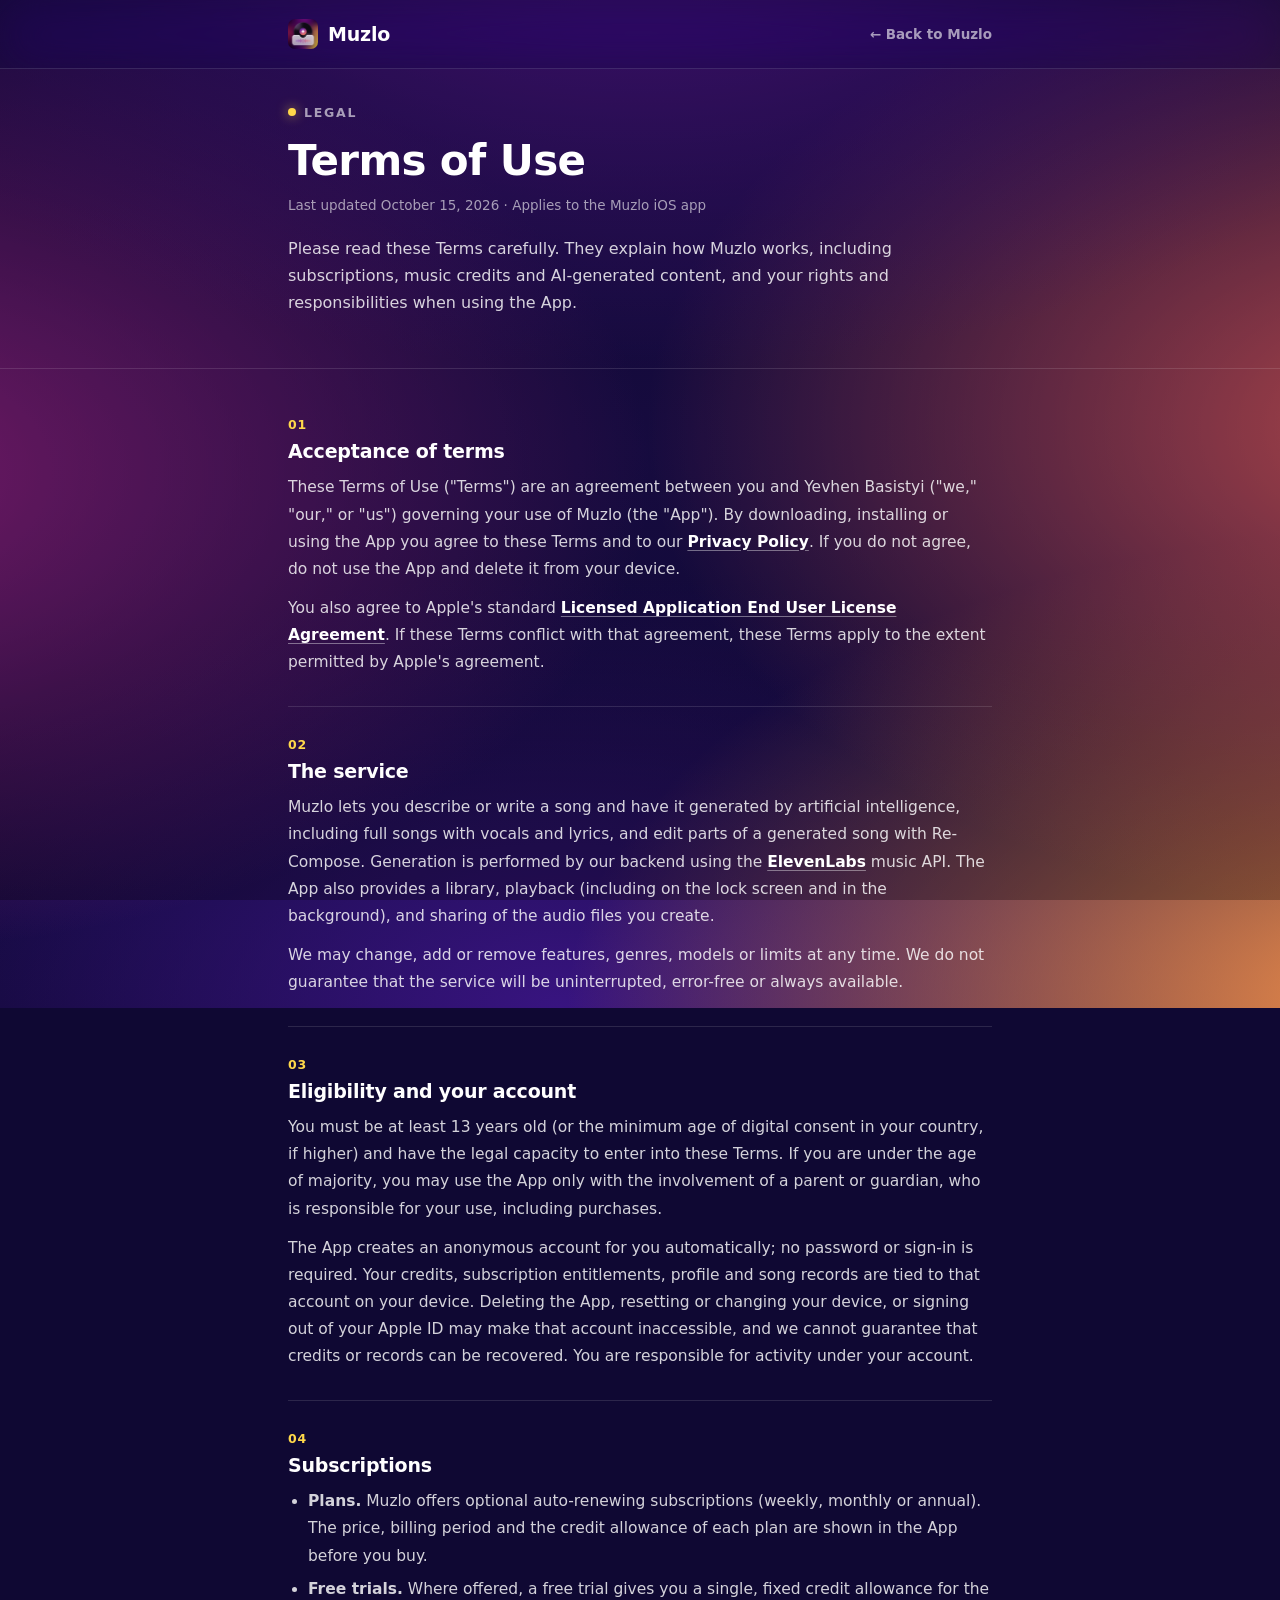
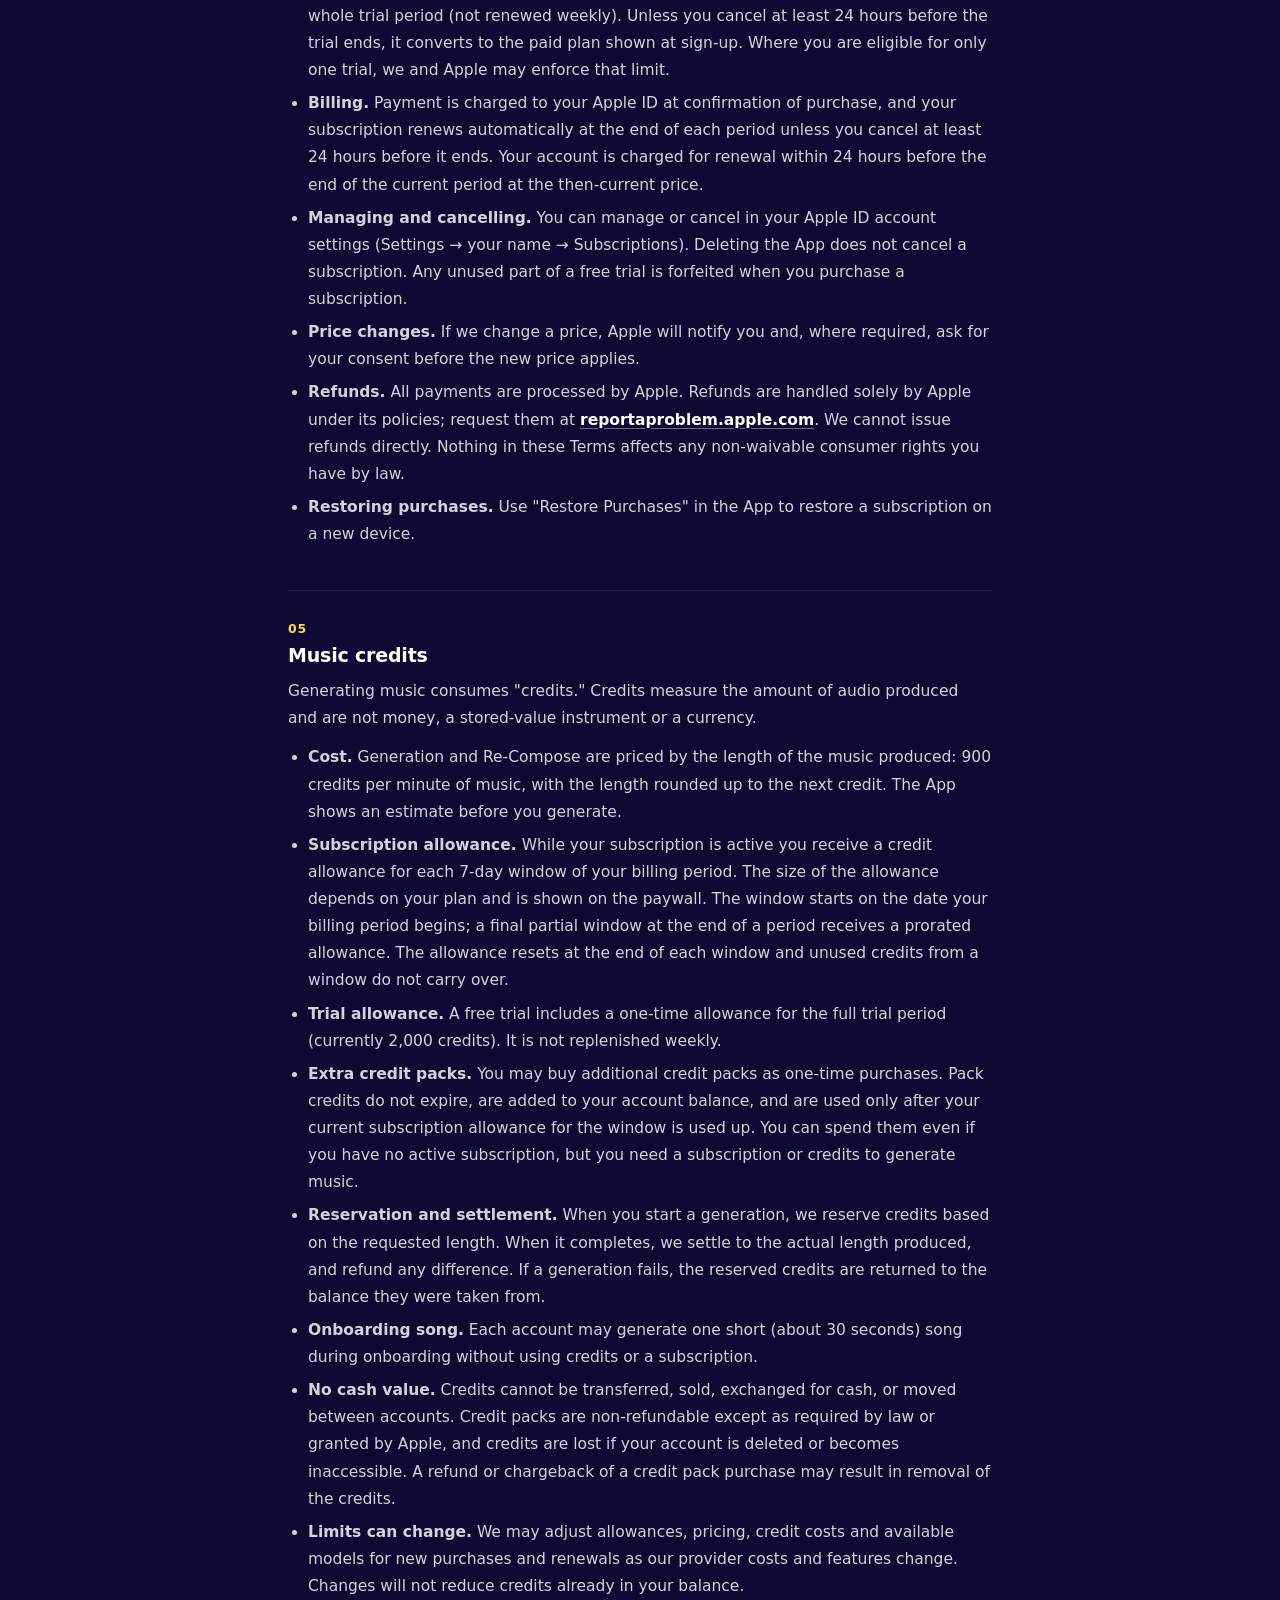
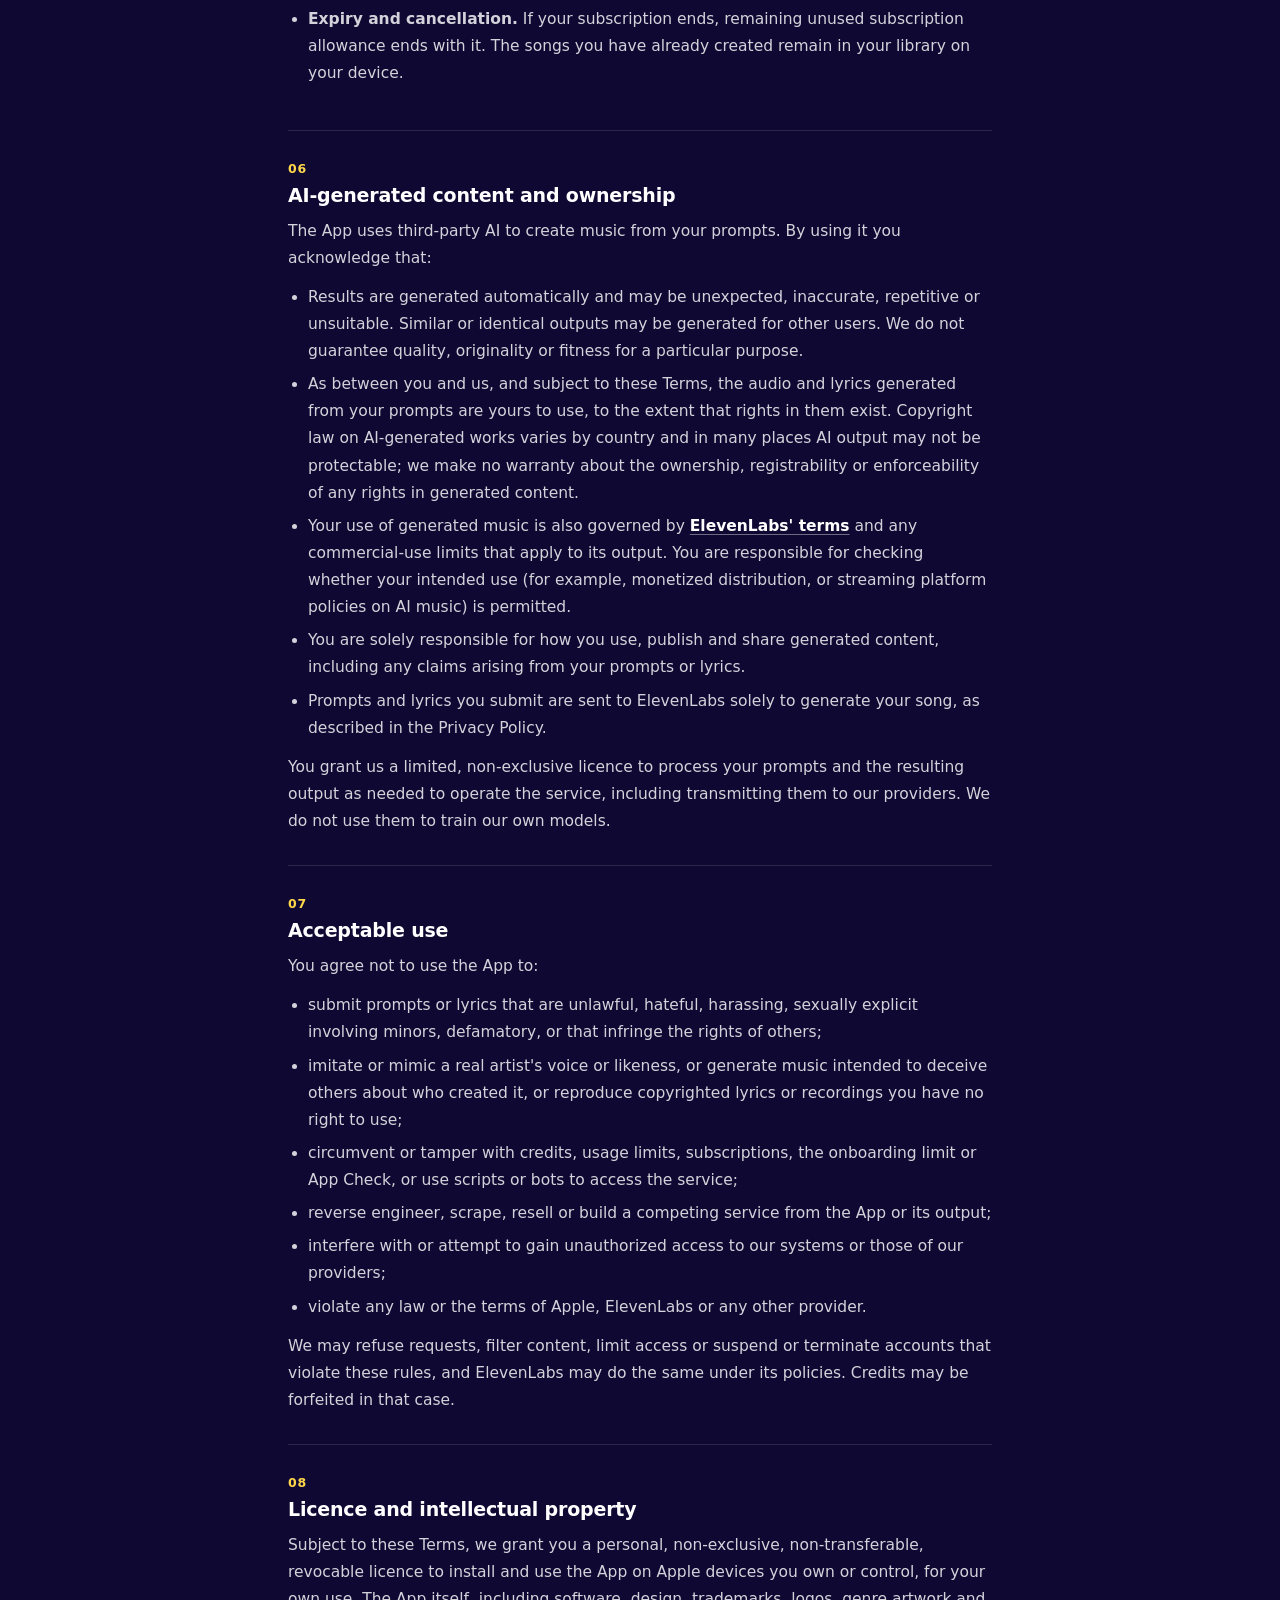
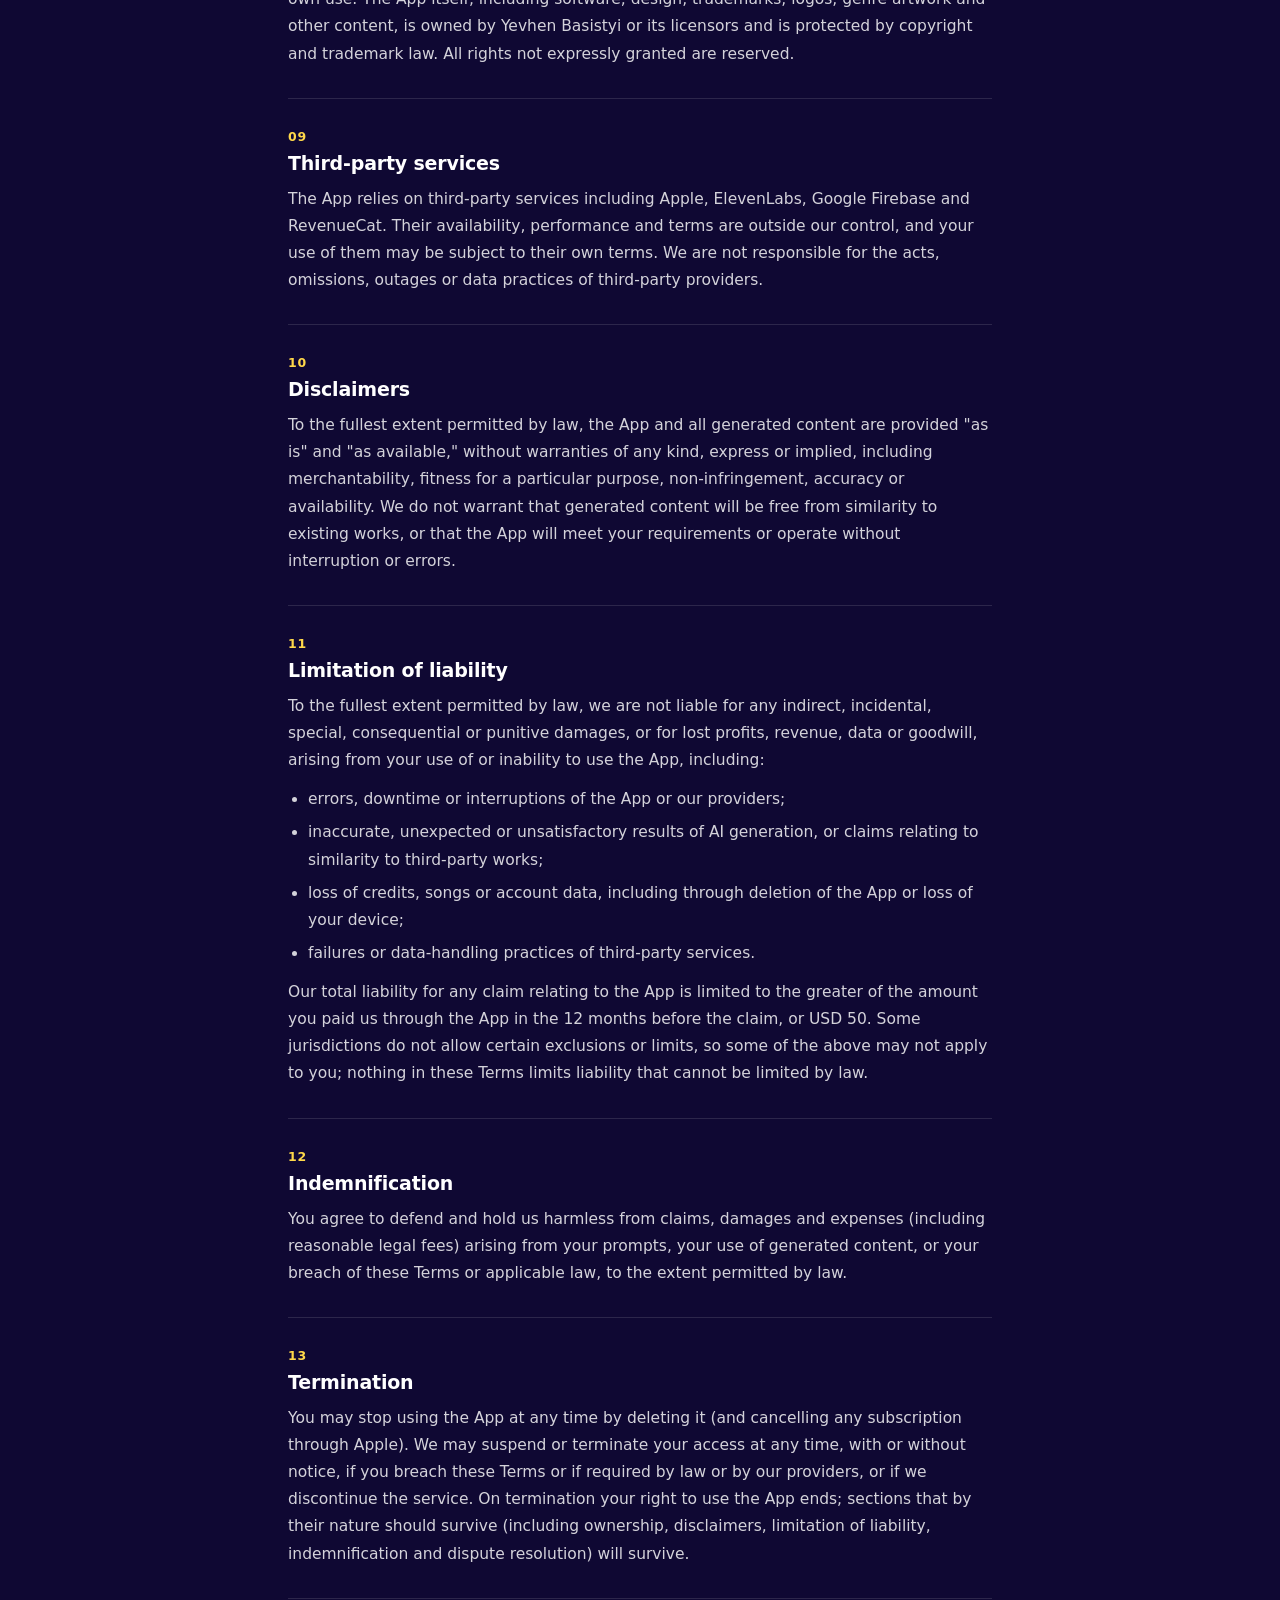
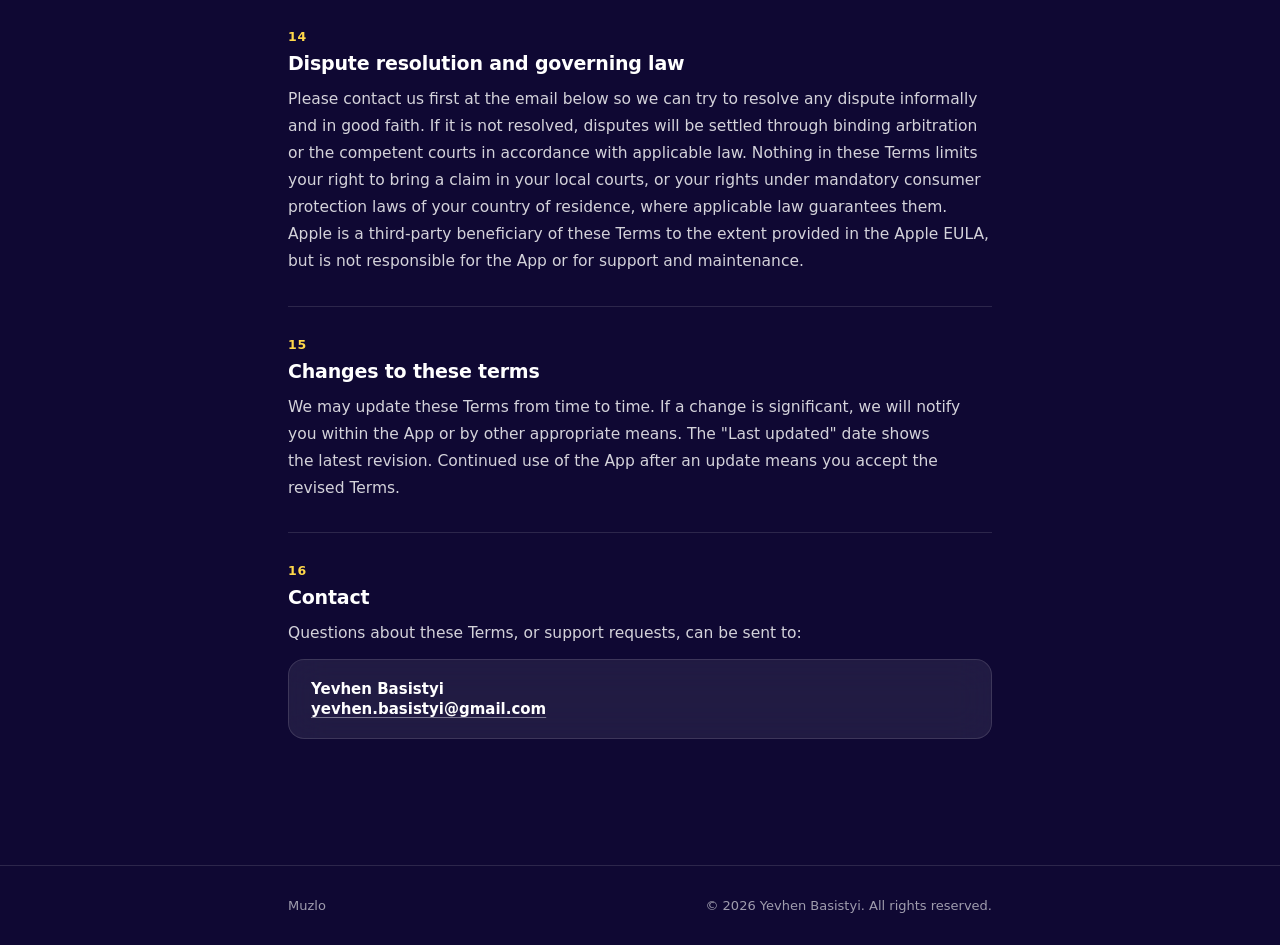
<file: terms.html>
<!DOCTYPE html>
<html lang="en">
<head>
<meta charset="UTF-8">
<meta name="theme-color" content="#140D4D">
<meta name="viewport" content="width=device-width, initial-scale=1">
<title>Terms of Use — Muzlo</title>
<meta name="description" content="Terms of Use for the Muzlo iOS app.">
<link rel="icon" type="image/png" href="assets/favicon.png">
<link rel="apple-touch-icon" href="assets/apple-touch-icon.png">
<meta property="og:title" content="Terms of Use — Muzlo">
<meta property="og:description" content="Terms of Use for the Muzlo iOS app.">
<meta property="og:type" content="website">
<meta name="twitter:card" content="summary">
<link rel="stylesheet" href="assets/style.css">
</head>
<body class="legal">
<nav class="topnav">
  <div class="topnav-row">
    <a class="brand" href="index.html"><span class="mark"><img src="assets/app-icon.png" alt="" width="30" height="30"></span><span class="brand-word">Muzlo</span></a>
    <a class="back" href="index.html">← Back to Muzlo</a>
  </div>
</nav>
<header class="legal-hero">
  <div class="wrap">
    <div class="eyebrow">Legal</div>
    <h1>Terms of Use</h1>
    <p class="updated">Last updated October 15, 2026 · Applies to the Muzlo iOS app</p>
    <p class="lead">Please read these Terms carefully. They explain how Muzlo works, including subscriptions, music credits and AI-generated content, and your rights and responsibilities when using the App.</p>
  </div>
</header>
<article>
  <div class="wrap">
    <div class="clause">
      <div class="clause-num">01</div>
      <h2>Acceptance of terms</h2>
      <p>These Terms of Use ("Terms") are an agreement between you and Yevhen Basistyi ("we," "our," or "us") governing your use of Muzlo (the "App"). By downloading, installing or using the App you agree to these Terms and to our <a href="privacy.html">Privacy Policy</a>. If you do not agree, do not use the App and delete it from your device.</p>
      <p>You also agree to Apple's standard <a href="https://www.apple.com/legal/internet-services/itunes/dev/stdeula/" target="_blank" rel="noopener">Licensed Application End User License Agreement</a>. If these Terms conflict with that agreement, these Terms apply to the extent permitted by Apple's agreement.</p>
    </div>
    <div class="clause">
      <div class="clause-num">02</div>
      <h2>The service</h2>
      <p>Muzlo lets you describe or write a song and have it generated by artificial intelligence, including full songs with vocals and lyrics, and edit parts of a generated song with Re-Compose. Generation is performed by our backend using the <a href="https://elevenlabs.io" target="_blank" rel="noopener">ElevenLabs</a> music API. The App also provides a library, playback (including on the lock screen and in the background), and sharing of the audio files you create.</p>
      <p>We may change, add or remove features, genres, models or limits at any time. We do not guarantee that the service will be uninterrupted, error-free or always available.</p>
    </div>
    <div class="clause">
      <div class="clause-num">03</div>
      <h2>Eligibility and your account</h2>
      <p>You must be at least 13 years old (or the minimum age of digital consent in your country, if higher) and have the legal capacity to enter into these Terms. If you are under the age of majority, you may use the App only with the involvement of a parent or guardian, who is responsible for your use, including purchases.</p>
      <p>The App creates an anonymous account for you automatically; no password or sign-in is required. Your credits, subscription entitlements, profile and song records are tied to that account on your device. Deleting the App, resetting or changing your device, or signing out of your Apple ID may make that account inaccessible, and we cannot guarantee that credits or records can be recovered. You are responsible for activity under your account.</p>
    </div>
    <div class="clause">
      <div class="clause-num">04</div>
      <h2>Subscriptions</h2>
      <ul>
        <li><b>Plans.</b> Muzlo offers optional auto-renewing subscriptions (weekly, monthly or annual). The price, billing period and the credit allowance of each plan are shown in the App before you buy.</li>
        <li><b>Free trials.</b> Where offered, a free trial gives you a single, fixed credit allowance for the whole trial period (not renewed weekly). Unless you cancel at least 24 hours before the trial ends, it converts to the paid plan shown at sign-up. Where you are eligible for only one trial, we and Apple may enforce that limit.</li>
        <li><b>Billing.</b> Payment is charged to your Apple ID at confirmation of purchase, and your subscription renews automatically at the end of each period unless you cancel at least 24 hours before it ends. Your account is charged for renewal within 24 hours before the end of the current period at the then-current price.</li>
        <li><b>Managing and cancelling.</b> You can manage or cancel in your Apple ID account settings (Settings → your name → Subscriptions). Deleting the App does not cancel a subscription. Any unused part of a free trial is forfeited when you purchase a subscription.</li>
        <li><b>Price changes.</b> If we change a price, Apple will notify you and, where required, ask for your consent before the new price applies.</li>
        <li><b>Refunds.</b> All payments are processed by Apple. Refunds are handled solely by Apple under its policies; request them at <a href="https://reportaproblem.apple.com" target="_blank" rel="noopener">reportaproblem.apple.com</a>. We cannot issue refunds directly. Nothing in these Terms affects any non-waivable consumer rights you have by law.</li>
        <li><b>Restoring purchases.</b> Use "Restore Purchases" in the App to restore a subscription on a new device.</li>
      </ul>
    </div>
    <div class="clause">
      <div class="clause-num">05</div>
      <h2>Music credits</h2>
      <p>Generating music consumes "credits." Credits measure the amount of audio produced and are not money, a stored-value instrument or a currency.</p>
      <ul>
        <li><b>Cost.</b> Generation and Re-Compose are priced by the length of the music produced: 900 credits per minute of music, with the length rounded up to the next credit. The App shows an estimate before you generate.</li>
        <li><b>Subscription allowance.</b> While your subscription is active you receive a credit allowance for each 7-day window of your billing period. The size of the allowance depends on your plan and is shown on the paywall. The window starts on the date your billing period begins; a final partial window at the end of a period receives a prorated allowance. The allowance resets at the end of each window and unused credits from a window do not carry over.</li>
        <li><b>Trial allowance.</b> A free trial includes a one-time allowance for the full trial period (currently 2,000 credits). It is not replenished weekly.</li>
        <li><b>Extra credit packs.</b> You may buy additional credit packs as one-time purchases. Pack credits do not expire, are added to your account balance, and are used only after your current subscription allowance for the window is used up. You can spend them even if you have no active subscription, but you need a subscription or credits to generate music.</li>
        <li><b>Reservation and settlement.</b> When you start a generation, we reserve credits based on the requested length. When it completes, we settle to the actual length produced, and refund any difference. If a generation fails, the reserved credits are returned to the balance they were taken from.</li>
        <li><b>Onboarding song.</b> Each account may generate one short (about 30 seconds) song during onboarding without using credits or a subscription.</li>
        <li><b>No cash value.</b> Credits cannot be transferred, sold, exchanged for cash, or moved between accounts. Credit packs are non-refundable except as required by law or granted by Apple, and credits are lost if your account is deleted or becomes inaccessible. A refund or chargeback of a credit pack purchase may result in removal of the credits.</li>
        <li><b>Limits can change.</b> We may adjust allowances, pricing, credit costs and available models for new purchases and renewals as our provider costs and features change. Changes will not reduce credits already in your balance.</li>
        <li><b>Expiry and cancellation.</b> If your subscription ends, remaining unused subscription allowance ends with it. The songs you have already created remain in your library on your device.</li>
      </ul>
    </div>
    <div class="clause">
      <div class="clause-num">06</div>
      <h2>AI-generated content and ownership</h2>
      <p>The App uses third-party AI to create music from your prompts. By using it you acknowledge that:</p>
      <ul>
        <li>Results are generated automatically and may be unexpected, inaccurate, repetitive or unsuitable. Similar or identical outputs may be generated for other users. We do not guarantee quality, originality or fitness for a particular purpose.</li>
        <li>As between you and us, and subject to these Terms, the audio and lyrics generated from your prompts are yours to use, to the extent that rights in them exist. Copyright law on AI-generated works varies by country and in many places AI output may not be protectable; we make no warranty about the ownership, registrability or enforceability of any rights in generated content.</li>
        <li>Your use of generated music is also governed by <a href="https://elevenlabs.io/terms" target="_blank" rel="noopener">ElevenLabs' terms</a> and any commercial-use limits that apply to its output. You are responsible for checking whether your intended use (for example, monetized distribution, or streaming platform policies on AI music) is permitted.</li>
        <li>You are solely responsible for how you use, publish and share generated content, including any claims arising from your prompts or lyrics.</li>
        <li>Prompts and lyrics you submit are sent to ElevenLabs solely to generate your song, as described in the Privacy Policy.</li>
      </ul>
      <p>You grant us a limited, non-exclusive licence to process your prompts and the resulting output as needed to operate the service, including transmitting them to our providers. We do not use them to train our own models.</p>
    </div>
    <div class="clause">
      <div class="clause-num">07</div>
      <h2>Acceptable use</h2>
      <p>You agree not to use the App to:</p>
      <ul>
        <li>submit prompts or lyrics that are unlawful, hateful, harassing, sexually explicit involving minors, defamatory, or that infringe the rights of others;</li>
        <li>imitate or mimic a real artist's voice or likeness, or generate music intended to deceive others about who created it, or reproduce copyrighted lyrics or recordings you have no right to use;</li>
        <li>circumvent or tamper with credits, usage limits, subscriptions, the onboarding limit or App Check, or use scripts or bots to access the service;</li>
        <li>reverse engineer, scrape, resell or build a competing service from the App or its output;</li>
        <li>interfere with or attempt to gain unauthorized access to our systems or those of our providers;</li>
        <li>violate any law or the terms of Apple, ElevenLabs or any other provider.</li>
      </ul>
      <p>We may refuse requests, filter content, limit access or suspend or terminate accounts that violate these rules, and ElevenLabs may do the same under its policies. Credits may be forfeited in that case.</p>
    </div>
    <div class="clause">
      <div class="clause-num">08</div>
      <h2>Licence and intellectual property</h2>
      <p>Subject to these Terms, we grant you a personal, non-exclusive, non-transferable, revocable licence to install and use the App on Apple devices you own or control, for your own use. The App itself, including software, design, trademarks, logos, genre artwork and other content, is owned by Yevhen Basistyi or its licensors and is protected by copyright and trademark law. All rights not expressly granted are reserved.</p>
    </div>
    <div class="clause">
      <div class="clause-num">09</div>
      <h2>Third-party services</h2>
      <p>The App relies on third-party services including Apple, ElevenLabs, Google Firebase and RevenueCat. Their availability, performance and terms are outside our control, and your use of them may be subject to their own terms. We are not responsible for the acts, omissions, outages or data practices of third-party providers.</p>
    </div>
    <div class="clause">
      <div class="clause-num">10</div>
      <h2>Disclaimers</h2>
      <p>To the fullest extent permitted by law, the App and all generated content are provided "as is" and "as available," without warranties of any kind, express or implied, including merchantability, fitness for a particular purpose, non-infringement, accuracy or availability. We do not warrant that generated content will be free from similarity to existing works, or that the App will meet your requirements or operate without interruption or errors.</p>
    </div>
    <div class="clause">
      <div class="clause-num">11</div>
      <h2>Limitation of liability</h2>
      <p>To the fullest extent permitted by law, we are not liable for any indirect, incidental, special, consequential or punitive damages, or for lost profits, revenue, data or goodwill, arising from your use of or inability to use the App, including:</p>
      <ul>
        <li>errors, downtime or interruptions of the App or our providers;</li>
        <li>inaccurate, unexpected or unsatisfactory results of AI generation, or claims relating to similarity to third-party works;</li>
        <li>loss of credits, songs or account data, including through deletion of the App or loss of your device;</li>
        <li>failures or data-handling practices of third-party services.</li>
      </ul>
      <p>Our total liability for any claim relating to the App is limited to the greater of the amount you paid us through the App in the 12 months before the claim, or USD 50. Some jurisdictions do not allow certain exclusions or limits, so some of the above may not apply to you; nothing in these Terms limits liability that cannot be limited by law.</p>
    </div>
    <div class="clause">
      <div class="clause-num">12</div>
      <h2>Indemnification</h2>
      <p>You agree to defend and hold us harmless from claims, damages and expenses (including reasonable legal fees) arising from your prompts, your use of generated content, or your breach of these Terms or applicable law, to the extent permitted by law.</p>
    </div>
    <div class="clause">
      <div class="clause-num">13</div>
      <h2>Termination</h2>
      <p>You may stop using the App at any time by deleting it (and cancelling any subscription through Apple). We may suspend or terminate your access at any time, with or without notice, if you breach these Terms or if required by law or by our providers, or if we discontinue the service. On termination your right to use the App ends; sections that by their nature should survive (including ownership, disclaimers, limitation of liability, indemnification and dispute resolution) will survive.</p>
    </div>
    <div class="clause">
      <div class="clause-num">14</div>
      <h2>Dispute resolution and governing law</h2>
      <p>Please contact us first at the email below so we can try to resolve any dispute informally and in good faith. If it is not resolved, disputes will be settled through binding arbitration or the competent courts in accordance with applicable law. Nothing in these Terms limits your right to bring a claim in your local courts, or your rights under mandatory consumer protection laws of your country of residence, where applicable law guarantees them. Apple is a third-party beneficiary of these Terms to the extent provided in the Apple EULA, but is not responsible for the App or for support and maintenance.</p>
    </div>
    <div class="clause">
      <div class="clause-num">15</div>
      <h2>Changes to these terms</h2>
      <p>We may update these Terms from time to time. If a change is significant, we will notify you within the App or by other appropriate means. The "Last updated" date shows the latest revision. Continued use of the App after an update means you accept the revised Terms.</p>
    </div>
    <div class="clause">
      <div class="clause-num">16</div>
      <h2>Contact</h2>
      <p>Questions about these Terms, or support requests, can be sent to:</p>
      <div class="contact-box">
        <div class="row"><b>Yevhen Basistyi</b><a href="mailto:yevhen.basistyi@gmail.com">yevhen.basistyi@gmail.com</a></div>
      </div>
    </div>
  </div>
</article>
<footer>
  <div class="wrap foot-row">
    <span>Muzlo</span>
    <span>&copy; 2026 Yevhen Basistyi. All rights reserved.</span>
  </div>
</footer>
</body>
</html>
</file>
<file: assets/style.css>
/* Mirrors the app: always dark, "glass on mesh gradient". Mesh colours come from OnboardingBackground.swift,
   glass from GlassStyle.swift, CTA from BottomCTAButton.swift. */
:root{
  --ink:#FFFFFF;--ink-soft:rgba(255,255,255,.82);--muted:rgba(255,255,255,.6);
  --paper:#140D4D;--paper-soft:rgba(255,255,255,.08);--paper-raise:rgba(255,255,255,.16);
  --line:rgba(255,255,255,.12);--line-strong:rgba(255,255,255,.22);
  --accent:#FFD84A;
  --violet:#FFD84A;--magenta:#F26166;--coral:#F26166;--amber:#FA944D;
  --glow:rgba(242,97,102,.22);
  --cta-ink:#1F0A4D;
  --mesh-0:#1A0A47;--mesh-1:#5C1A9E;--mesh-2:#140D4D;
  --mesh-3:#9E248C;--mesh-4:#1F0F57;--mesh-5:#F26166;
  --mesh-6:#0F0833;--mesh-7:#381480;--mesh-8:#FA944D;
  --shadow-color:0 0 0;
  --font-display:ui-rounded,"SF Pro Rounded","SFRounded","Hiragino Maru Gothic ProN",-apple-system,system-ui,sans-serif;
  --font-body:-apple-system,"SF Pro Text",system-ui,"Segoe UI","Helvetica Neue",Arial,sans-serif;
  color-scheme:dark;
}
html{background:var(--mesh-6)}
/* slowly drifting mesh, like the app's TimelineView mesh */
body::before{content:"";position:fixed;inset:-12%;z-index:-2;pointer-events:none;
  background:
    radial-gradient(70% 55% at 50% 0%,var(--mesh-1),transparent 78%),
    radial-gradient(65% 55% at 0% 52%,var(--mesh-3),transparent 78%),
    radial-gradient(62% 55% at 100% 48%,var(--mesh-5),transparent 80%),
    radial-gradient(70% 55% at 100% 100%,var(--mesh-8),transparent 78%),
    radial-gradient(60% 50% at 45% 100%,var(--mesh-7),transparent 78%),
    radial-gradient(55% 45% at 50% 50%,var(--mesh-4),transparent 80%),
    linear-gradient(var(--mesh-0),var(--mesh-2) 55%,var(--mesh-6));
  animation:mesh-drift 28s ease-in-out infinite alternate}
/* the app's black 28% overlay */
body::after{content:"";position:fixed;inset:0;z-index:-1;pointer-events:none;background:rgba(0,0,0,.28)}
@keyframes mesh-drift{
  0%{transform:translate3d(-2.5%,-1.5%,0) scale(1)}
  50%{transform:translate3d(2%,2%,0) scale(1.06) rotate(.6deg)}
  100%{transform:translate3d(3%,-2%,0) scale(1.02) rotate(-.6deg)}}
@media (prefers-reduced-motion:reduce){body::before{animation:none}}
*{box-sizing:border-box}
html{scroll-behavior:smooth}
body{margin:0;background:transparent;color:var(--ink);font-family:var(--font-body);-webkit-font-smoothing:antialiased;overflow-x:hidden}
img{max-width:100%;display:block}
h1,h2,h3,.eyebrow,.brand-word{font-family:var(--font-display)}
h1,h2,h3{text-wrap:balance;margin:0}
p{text-wrap:pretty}
a{color:inherit;text-decoration:none}
button{font:inherit;color:inherit;background:none;border:none;cursor:pointer}
::selection{background:var(--mesh-3);color:#fff}
.wrap{max-width:1120px;margin:0 auto;padding:0 28px}

/* nav */
.topnav{position:sticky;top:0;z-index:100;backdrop-filter:blur(24px) saturate(1.5);-webkit-backdrop-filter:blur(24px) saturate(1.5);background:rgba(15,8,51,.38);border-bottom:1px solid var(--line)}
.topnav-row{display:flex;align-items:center;justify-content:space-between;height:68px;gap:20px}
.brand{display:flex;align-items:center;gap:10px;font-weight:800;font-size:19px;letter-spacing:-.01em;flex-shrink:0}
.brand .mark{width:30px;height:30px;border-radius:7px;overflow:hidden;display:block;flex-shrink:0}
.brand .mark img{width:100%;height:100%;display:block}
.tabbar{display:flex;align-items:center;gap:2px;background:rgba(255,255,255,.08);backdrop-filter:blur(16px);-webkit-backdrop-filter:blur(16px);border:1px solid var(--line);border-radius:999px;padding:4px;flex-shrink:1;min-width:0;overflow-x:auto;scrollbar-width:none}
.tabbar::-webkit-scrollbar{display:none}
.tabbar button{flex-shrink:0;padding:9px 18px;border-radius:999px;font-size:14.5px;font-weight:600;color:var(--muted);transition:color .25s,background .25s,box-shadow .25s;white-space:nowrap}
.tabbar button.active{color:var(--ink);background:rgba(255,255,255,.16);box-shadow:inset 0 0 0 1px rgba(255,255,255,.14)}
.nav-cta{position:relative;z-index:0;display:flex;align-items:center;gap:6px;padding:10px 18px;border-radius:999px;font-size:13.5px;font-weight:700;color:var(--cta-ink);background:linear-gradient(#fff,#E6D9FF);box-shadow:0 6px 22px -6px rgba(242,102,153,.5);flex-shrink:0;transition:transform .25s}
.nav-cta:hover{transform:translateY(-1px)}
.nav-cta svg{width:15px;height:15px}
@media (max-width:720px){
  .wrap{padding:0 18px}.topnav-row{gap:8px;height:60px}
  .tabbar button{padding:8px 12px;font-size:13.5px}
  .brand .brand-word{display:none}.nav-cta{padding:9px 12px}.nav-cta .long{display:none}}
@media (max-width:400px){.wrap{padding:0 14px}.tabbar button{padding:7px 9px;font-size:12px}.nav-cta{display:none}}

/* sections */
.tabpanel{display:none}
.tabpanel.active{display:block;animation:fadein .5s ease both}
@keyframes fadein{from{opacity:0;transform:translateY(8px)}to{opacity:1;transform:none}}
section{padding:96px 0}
section.tight{padding:64px 0}
.tabpanel>section:first-child{padding-top:44px}
.eyebrow{display:inline-flex;align-items:center;gap:8px;font-size:12.5px;font-weight:700;letter-spacing:.09em;text-transform:uppercase;color:var(--muted);margin-bottom:18px;letter-spacing:.14em}
.eyebrow::before{content:"";width:8px;height:8px;border-radius:50%;background:var(--accent);box-shadow:0 0 12px rgba(255,216,74,.7)}
.section-head{max-width:640px;margin-bottom:44px}
.section-head h2{font-size:clamp(28px,3.6vw,40px);font-weight:800;letter-spacing:-.015em}
.section-head p{margin-top:14px;font-size:16.5px;color:var(--muted);line-height:1.6}
.lead{font-size:18px;line-height:1.6;color:var(--ink-soft)}
.grad{background:linear-gradient(100deg,#fff,#FFC9B0 45%,#FA944D);-webkit-background-clip:text;background-clip:text;color:transparent}

/* hero */
.hero{position:relative;padding:0 0 60px;overflow:hidden}
@media (min-width:881px){.hero{padding-top:64px}}
.hero-bloom{display:none}
.hero-grid{display:grid;grid-template-columns:1.05fr .95fr;gap:56px;align-items:center;position:relative}
@media (max-width:880px){.hero{padding-top:32px}.hero-grid{grid-template-columns:1fr}.hero-visual{order:-1}}
.hero h1{font-size:clamp(36px,5.4vw,62px);font-weight:800;line-height:1.04;letter-spacing:-.02em}
.hero p.lead{margin-top:22px;max-width:46ch}
.hero-actions{display:flex;align-items:center;gap:16px;margin-top:34px;flex-wrap:wrap}
.btn-primary{display:inline-flex;align-items:center;gap:10px;padding:15px 26px;border-radius:999px;background:linear-gradient(#fff,#E6D9FF);color:var(--cta-ink);font-weight:700;font-size:15.5px;box-shadow:0 8px 28px -6px rgba(242,102,153,.5);transition:transform .25s}
.btn-primary:hover{transform:translateY(-2px)}
.btn-primary.soon{cursor:default}
.btn-primary svg{width:20px;height:20px}
.btn-ghost{font-weight:700;font-size:15px;color:var(--ink-soft)}
.btn-ghost:hover{color:#fff}
.hero-stats{display:flex;gap:34px;margin-top:44px;flex-wrap:wrap}
.stat b{display:block;font-family:var(--font-display);font-size:26px;font-weight:800;color:var(--accent)}
.stat span{font-size:11.5px;font-weight:700;letter-spacing:.07em;color:var(--muted)}
.phone-stage{position:relative;display:flex;justify-content:center;padding:20px 0}
.phone-shell{width:min(300px,72vw);border-radius:44px;border:8px solid #0a0412;overflow:hidden;box-shadow:0 40px 80px -24px rgba(0,0,0,.6),0 0 0 1.5px rgba(255,255,255,.14);animation:float 6s ease-in-out infinite}
.phone-shell img{width:100%}
@keyframes float{50%{transform:translateY(-10px)}}
@media (prefers-reduced-motion:reduce){.phone-shell{animation:none}}
.float-chip{position:absolute;display:flex;align-items:center;gap:8px;padding:9px 14px 9px 10px;border-radius:999px;background:rgba(255,255,255,.12);backdrop-filter:blur(18px);-webkit-backdrop-filter:blur(18px);border:1px solid var(--line-strong);font-size:13px;font-weight:700;box-shadow:0 12px 30px -10px rgba(0,0,0,.45)}
.float-chip img{width:26px;height:26px;border-radius:7px;object-fit:cover}
.chip-a{top:14%;left:-2%}.chip-b{top:46%;right:-4%}.chip-c{bottom:10%;left:2%}
@media (max-width:520px){.chip-a{left:0}.chip-b{right:0}}

/* showcase */
.showcase{position:relative;background:rgba(255,255,255,.04);border-block:1px solid var(--line);overflow:hidden}
.showcase-head{display:flex;justify-content:space-between;align-items:flex-end;gap:20px;margin-bottom:36px}
.showcase-nav{display:flex;gap:10px}
.showcase-nav button{width:44px;height:44px;border-radius:50%;border:1px solid var(--line-strong);background:rgba(255,255,255,.1);display:grid;place-items:center;transition:border-color .25s,color .25s}
.showcase-nav button:hover{border-color:#fff}
.showcase-nav svg{width:20px;height:20px}
.showcase-track{--cw:min(280px,70vw);display:flex;gap:28px;overflow-x:auto;scroll-snap-type:x mandatory;padding:10px calc(50% - var(--cw)/2) 30px;scrollbar-width:none;cursor:grab;-webkit-overflow-scrolling:touch}
.showcase-track::-webkit-scrollbar{display:none}
.preview-card{flex:0 0 var(--cw);scroll-snap-align:center;text-align:center;opacity:.6;transform:scale(.94);transition:opacity .3s,transform .3s}
.preview-card.is-active{opacity:1;transform:none}
.preview-screen{border-radius:34px;border:6px solid #0a0412;overflow:hidden;box-shadow:0 24px 50px -20px rgba(0,0,0,.6)}
.preview-screen img{width:100%;-webkit-user-drag:none;user-select:none}
.preview-tag{display:inline-block;margin-top:18px;padding:5px 12px;border-radius:999px;font-size:12px;font-weight:800;letter-spacing:.05em;text-transform:uppercase;color:var(--cta-ink);background:linear-gradient(#fff,#E6D9FF)}
.preview-caption{margin:10px 6px 0;font-size:14.5px;color:var(--ink-soft);line-height:1.5}
.showcase-dots{display:flex;justify-content:center;gap:8px;margin-top:6px}
.showcase-dots button{width:8px;height:8px;border-radius:50%;background:var(--line-strong);transition:width .25s,background .25s}
.showcase-dots button.is-active{width:24px;border-radius:99px;background:#fff}

/* cards */
.feature-grid{display:grid;grid-template-columns:repeat(4,1fr);gap:18px}
@media (max-width:980px){.feature-grid{grid-template-columns:repeat(2,1fr)}}
@media (max-width:560px){.feature-grid{grid-template-columns:1fr}}
.feature-card,.value-card,.stage{padding:26px;border-radius:22px;background:var(--paper-soft);border:1px solid var(--line)}
.feature-card h3,.value-card h3,.stage h3{font-size:18px;font-weight:700;margin:16px 0 8px}
.feature-card p,.value-card p,.stage p{margin:0;font-size:15px;line-height:1.6;color:var(--ink-soft)}
.feature-icon{width:46px;height:46px;border-radius:14px;display:grid;place-items:center;color:#fff;box-shadow:inset 0 0 0 1px rgba(255,255,255,.18)}
.feature-icon svg{width:22px;height:22px}
.fi-a{background:linear-gradient(135deg,#7A3BF0,#B07CFF)}.fi-b{background:linear-gradient(135deg,#C02E8F,#F06BC0)}.fi-c{background:linear-gradient(135deg,#F2645F,#F99449)}.fi-d{background:linear-gradient(135deg,#4D7CFF,#7A3BF0)}
.stage-row{display:grid;grid-template-columns:repeat(3,1fr);gap:18px}
@media (max-width:760px){.stage-row{grid-template-columns:1fr}}
.stage-num{width:34px;height:34px;border-radius:50%;display:grid;place-items:center;font-weight:800;color:var(--cta-ink);background:linear-gradient(#fff,#E6D9FF)}
.values-grid{display:grid;grid-template-columns:repeat(4,1fr);gap:18px}
@media (max-width:980px){.values-grid{grid-template-columns:repeat(2,1fr)}}
@media (max-width:560px){.values-grid{grid-template-columns:1fr}}
.value-card .n{font-size:12px;font-weight:800;letter-spacing:.08em;text-transform:uppercase;color:var(--violet)}
.value-card h3{margin-top:10px}

/* genres */
.genre-strip{display:flex;gap:14px;overflow:hidden;margin-top:6px}
.genre-grid{display:grid;grid-template-columns:repeat(auto-fill,minmax(150px,1fr));gap:18px}
.genre-tile{display:block;border-radius:22px;overflow:hidden;border:1px solid var(--line);background:var(--paper-soft);transition:transform .3s,box-shadow .3s}
.genre-tile:hover{transform:translateY(-4px) rotate(-.6deg);box-shadow:0 20px 40px -18px rgba(0,0,0,.6)}
.genre-tile img{width:100%;aspect-ratio:1;object-fit:cover}
.genre-tile span{display:block;padding:10px 12px;font-size:13.5px;font-weight:700;text-align:center}
.genre-mosaic{display:grid;grid-template-columns:repeat(8,1fr);gap:12px}
@media (max-width:880px){.genre-mosaic{grid-template-columns:repeat(4,1fr)}}
.genre-mosaic img{width:100%;aspect-ratio:1;object-fit:cover;border-radius:18px;box-shadow:0 10px 24px -14px rgba(var(--shadow-color)/.5)}
.more-link{display:inline-block;margin-top:28px;font-weight:700;color:var(--violet)}
.more-link:hover{color:#fff}

/* about */
.about-hero{display:grid;grid-template-columns:1.2fr .8fr;gap:56px;align-items:center}
@media (max-width:880px){.about-hero{grid-template-columns:1fr}}
.about-hero h1{font-size:clamp(32px,4.6vw,52px);font-weight:800;line-height:1.08;letter-spacing:-.02em}
.about-hero .lead{margin-top:20px}
.mark-card{position:relative;display:grid;grid-template-columns:1fr 1fr;gap:10px;padding:14px;border-radius:30px;background:var(--paper-soft);border:1px solid var(--line)}
.mark-card img{border-radius:18px;aspect-ratio:1;object-fit:cover}
.story-block{display:grid;grid-template-columns:200px 1fr;gap:32px;padding:34px 0;border-top:1px solid var(--line)}
.story-block:first-child{border-top:none}
@media (max-width:700px){.story-block{grid-template-columns:1fr;gap:10px}}
.story-block .label{font-size:12.5px;font-weight:800;letter-spacing:.08em;text-transform:uppercase;color:var(--violet)}
.story-block h3{font-size:22px;font-weight:700;margin-bottom:12px}
.story-block p{margin:0;font-size:16px;line-height:1.7;color:var(--ink-soft);max-width:64ch}
.story-block a,.faq-a a{color:var(--violet);font-weight:600}

/* support */
.support-grid{display:grid;grid-template-columns:1.4fr 1fr;gap:36px;align-items:start}
@media (max-width:880px){.support-grid{grid-template-columns:1fr}}
.faq-list{display:flex;flex-direction:column;gap:12px}
.faq-item{border:1px solid var(--line);background:var(--paper-soft);border-radius:18px;overflow:hidden}
.faq-q{list-style:none;cursor:pointer;display:flex;justify-content:space-between;align-items:center;gap:16px;padding:20px 22px;font-weight:700;font-size:16px}
.faq-q::-webkit-details-marker{display:none}
.plus{position:relative;width:14px;height:14px;flex-shrink:0}
.plus::before,.plus::after{content:"";position:absolute;background:var(--violet);border-radius:2px;transition:transform .25s}
.plus::before{left:0;right:0;top:6px;height:2px}.plus::after{top:0;bottom:0;left:6px;width:2px}
.faq-item[open] .plus::after{transform:scaleY(0)}
.faq-a{padding:0 22px 22px;font-size:15.5px;line-height:1.7;color:var(--ink-soft)}
.support-side{display:flex;flex-direction:column;gap:16px}
.contact-card{padding:24px;border-radius:22px;border:1px solid var(--line);background:var(--paper-soft)}
.icon-badge{width:42px;height:42px;border-radius:13px;display:grid;place-items:center;background:rgba(255,255,255,.14);box-shadow:inset 0 0 0 1px rgba(255,255,255,.16);color:var(--accent)}
.icon-badge svg{width:20px;height:20px}
.contact-card h3{font-size:18px;margin:14px 0 6px}
.contact-card p{margin:0 0 10px;font-size:14.5px;line-height:1.55;color:var(--ink-soft)}
.contact-card .link{font-weight:700;color:var(--violet);word-break:break-all}

/* cta + footer */
.cta-banner{position:relative;overflow:hidden;padding:72px 0;background:rgba(255,255,255,.06);border-block:1px solid var(--line);color:#fff}
.cta-glow{position:absolute;right:-120px;top:-160px;width:520px;height:520px;background:radial-gradient(circle,rgba(249,148,73,.45),transparent 65%);pointer-events:none}
.cta-inner{position:relative;display:flex;justify-content:space-between;align-items:center;gap:28px;flex-wrap:wrap}
.cta-inner h2{font-size:clamp(26px,3.4vw,38px);font-weight:800;letter-spacing:-.015em}
.cta-inner p{margin:10px 0 0;opacity:.82;font-size:16px}
.store-badge{display:inline-flex;align-items:center;gap:12px;padding:12px 24px;border-radius:14px;background:#000;border:1px solid rgba(255,255,255,.3);color:#fff}
.store-badge svg{width:26px;height:26px}
.store-badge .lines{display:flex;flex-direction:column;line-height:1.15}
.store-badge small{font-size:11px;opacity:.8}.store-badge .lines span{font-size:19px;font-weight:700}
footer{padding:32px 0;border-top:1px solid var(--line)}
.foot-row{display:flex;justify-content:space-between;align-items:center;gap:16px;flex-wrap:wrap;font-size:13px;color:var(--muted)}
.foot-row .brand{font-size:15px;color:var(--ink)}
.foot-legal{display:flex;gap:22px}
.foot-legal a:hover{color:#fff}

/* legal pages */
body.legal .wrap{max-width:760px}
body.legal .topnav-row{max-width:760px;margin:0 auto;padding:0 28px}
.back{font-size:13.5px;font-weight:700;color:var(--muted);white-space:nowrap}
.back:hover{color:#fff}
header.legal-hero{padding:32px 0 36px;border-bottom:1px solid var(--line)}
header.legal-hero h1{font-size:clamp(30px,4.4vw,42px);font-weight:800;letter-spacing:-.015em;line-height:1.08}
.updated{margin-top:14px;font-size:13.5px;color:var(--muted)}
header.legal-hero .lead{margin-top:22px;font-size:16px;line-height:1.7;max-width:62ch}
article{padding:48px 0 96px}
.clause{padding:30px 0;border-top:1px solid var(--line)}
.clause:first-child{border-top:none;padding-top:0}
.clause-num{font-size:12.5px;font-weight:800;letter-spacing:.06em;color:var(--violet);margin-bottom:8px}
.clause h2{font-size:19px;font-weight:700;margin-bottom:12px;letter-spacing:-.01em}
.clause h3{font-size:15px;font-weight:700;margin:18px 0 8px}
.clause p{font-size:15.5px;line-height:1.75;color:var(--ink-soft);margin:0 0 12px}
.clause p:last-child{margin-bottom:0}
.clause ul{margin:0 0 12px;padding-left:20px}
.clause li{font-size:15.5px;line-height:1.75;color:var(--ink-soft);margin-bottom:6px}
.clause a{color:var(--violet);font-weight:600}
.clause a:hover{text-decoration:underline}
.partner-grid,.region-row{display:grid;grid-template-columns:repeat(2,1fr);gap:12px;margin:4px 0}
@media (max-width:560px){.partner-grid,.region-row{grid-template-columns:1fr}}
.partner-card,.region-card{padding:16px 18px;background:var(--paper-soft);border:1px solid var(--line);border-radius:14px}
.partner-card b{display:block;font-size:14.5px;margin-bottom:4px}
.partner-card span{font-size:13.5px;color:var(--muted);line-height:1.5}
.region-card b{display:block;font-size:14px;font-weight:800;letter-spacing:.08em;text-transform:uppercase;color:var(--accent);margin-bottom:8px}
.region-card p{margin:0;font-size:14.5px}
.contact-box{margin-top:8px;padding:20px 22px;background:var(--paper-soft);border:1px solid var(--line);border-radius:16px;font-size:15px;display:flex;flex-direction:column;gap:12px}
.contact-box b{display:block;margin-bottom:2px}
@media (max-width:480px){body.legal .wrap,body.legal .topnav-row{padding:0 16px}.back{font-size:11.5px}.brand .brand-word{display:none}}

/* glass cards: white 8% fill, 12% hairline, 22pt continuous corners (GlassStyle.glassCard) */
.feature-card,.value-card,.stage,.contact-card,.faq-item,.mark-card,.partner-card,.region-card,.contact-box,.genre-tile{backdrop-filter:blur(18px);-webkit-backdrop-filter:blur(18px)}
.clause a,.story-block a,.faq-a a,.contact-card .link,.more-link{color:#fff;text-decoration:underline;text-decoration-color:rgba(255,255,255,.4);text-underline-offset:3px}
.more-link{text-decoration:none}
.plus::before,.plus::after{background:var(--accent)}
.clause-num,.value-card .n,.story-block .label{color:var(--accent)}
.store-badge{background:rgba(0,0,0,.55);backdrop-filter:blur(14px);-webkit-backdrop-filter:blur(14px)}
</file>
